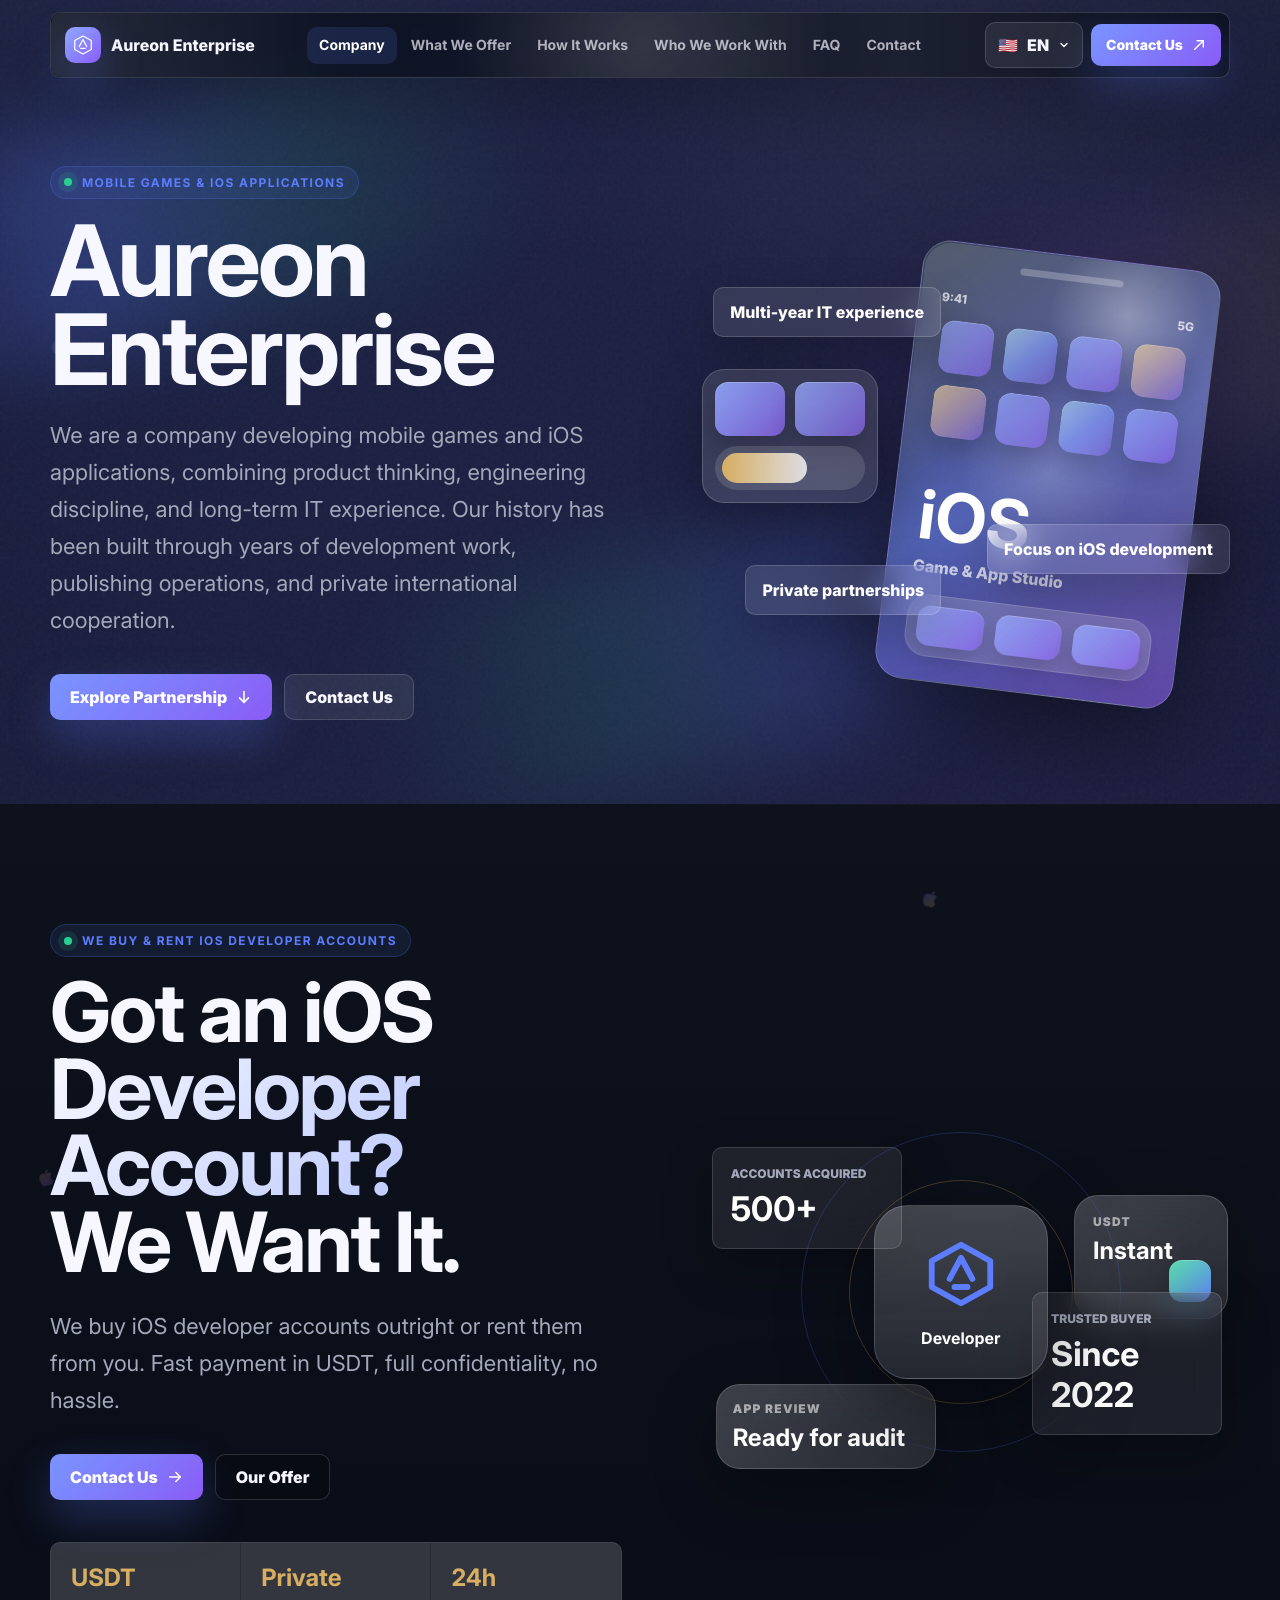
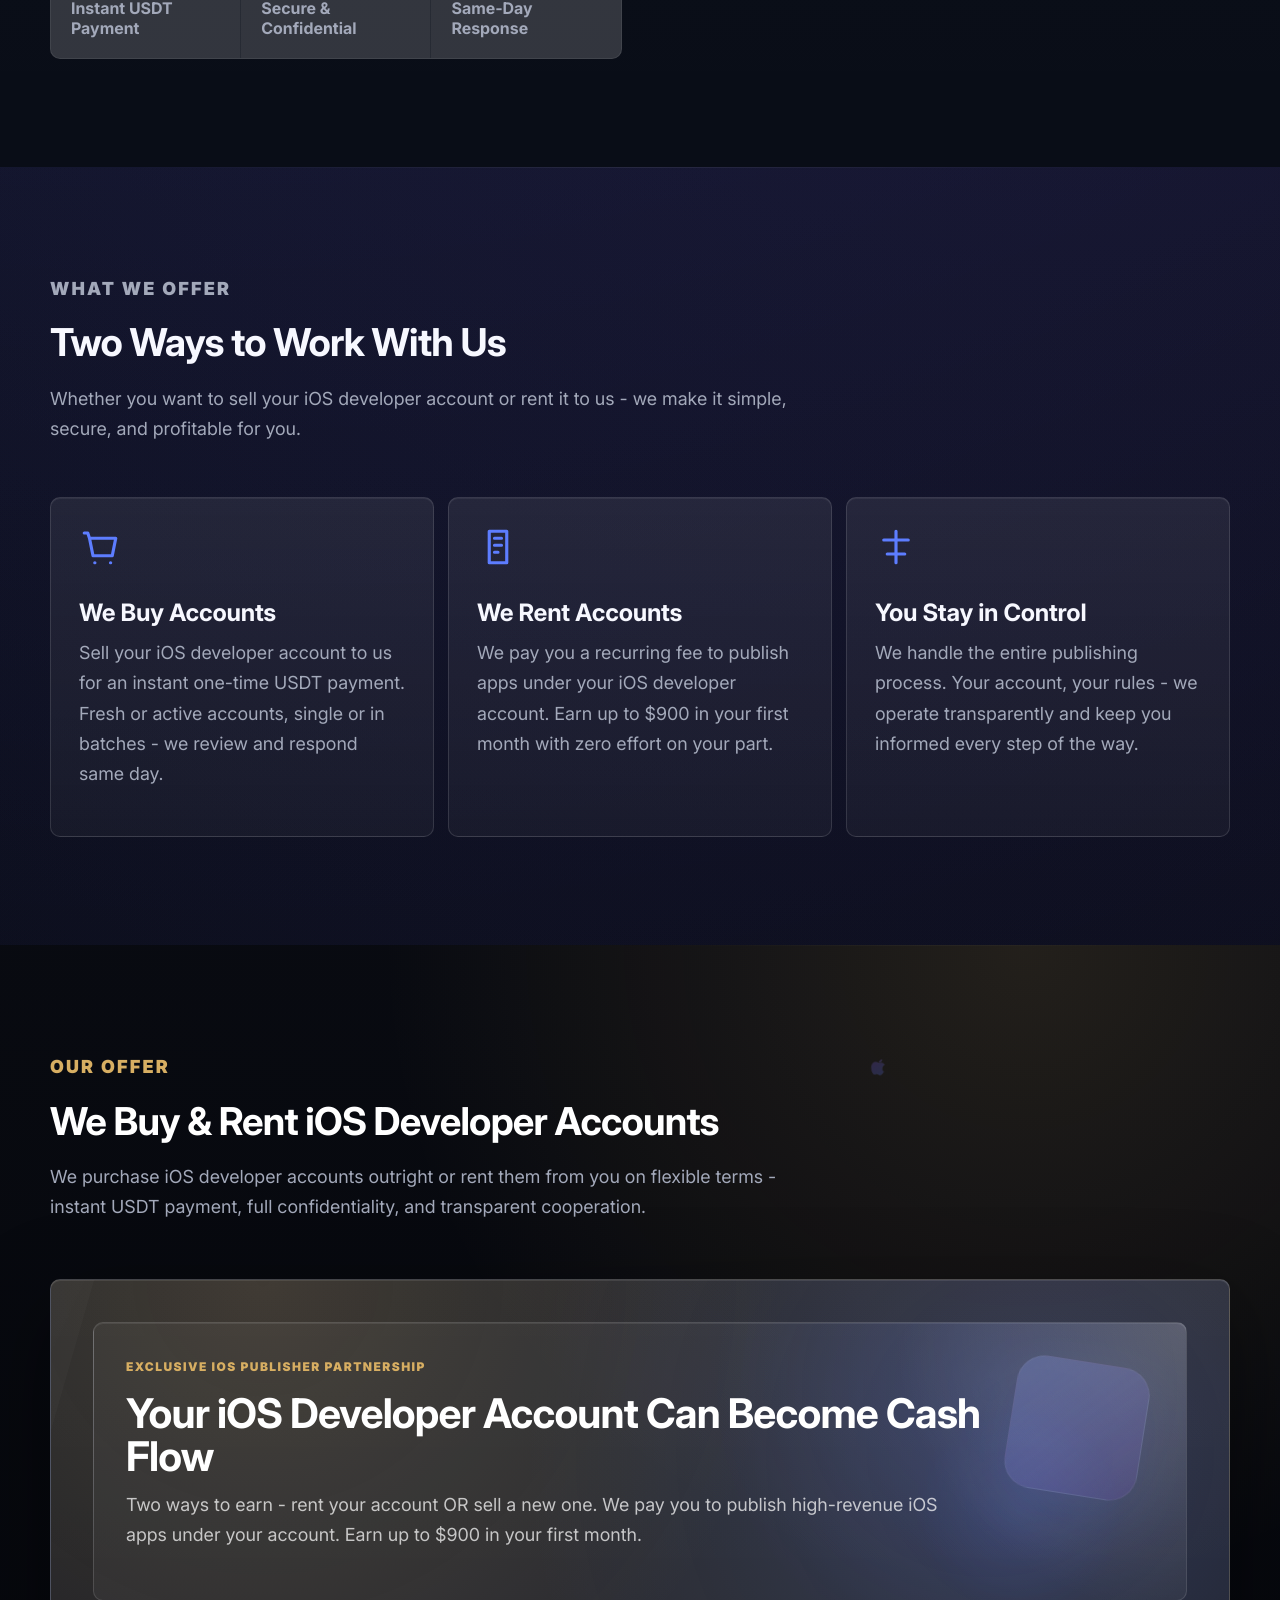
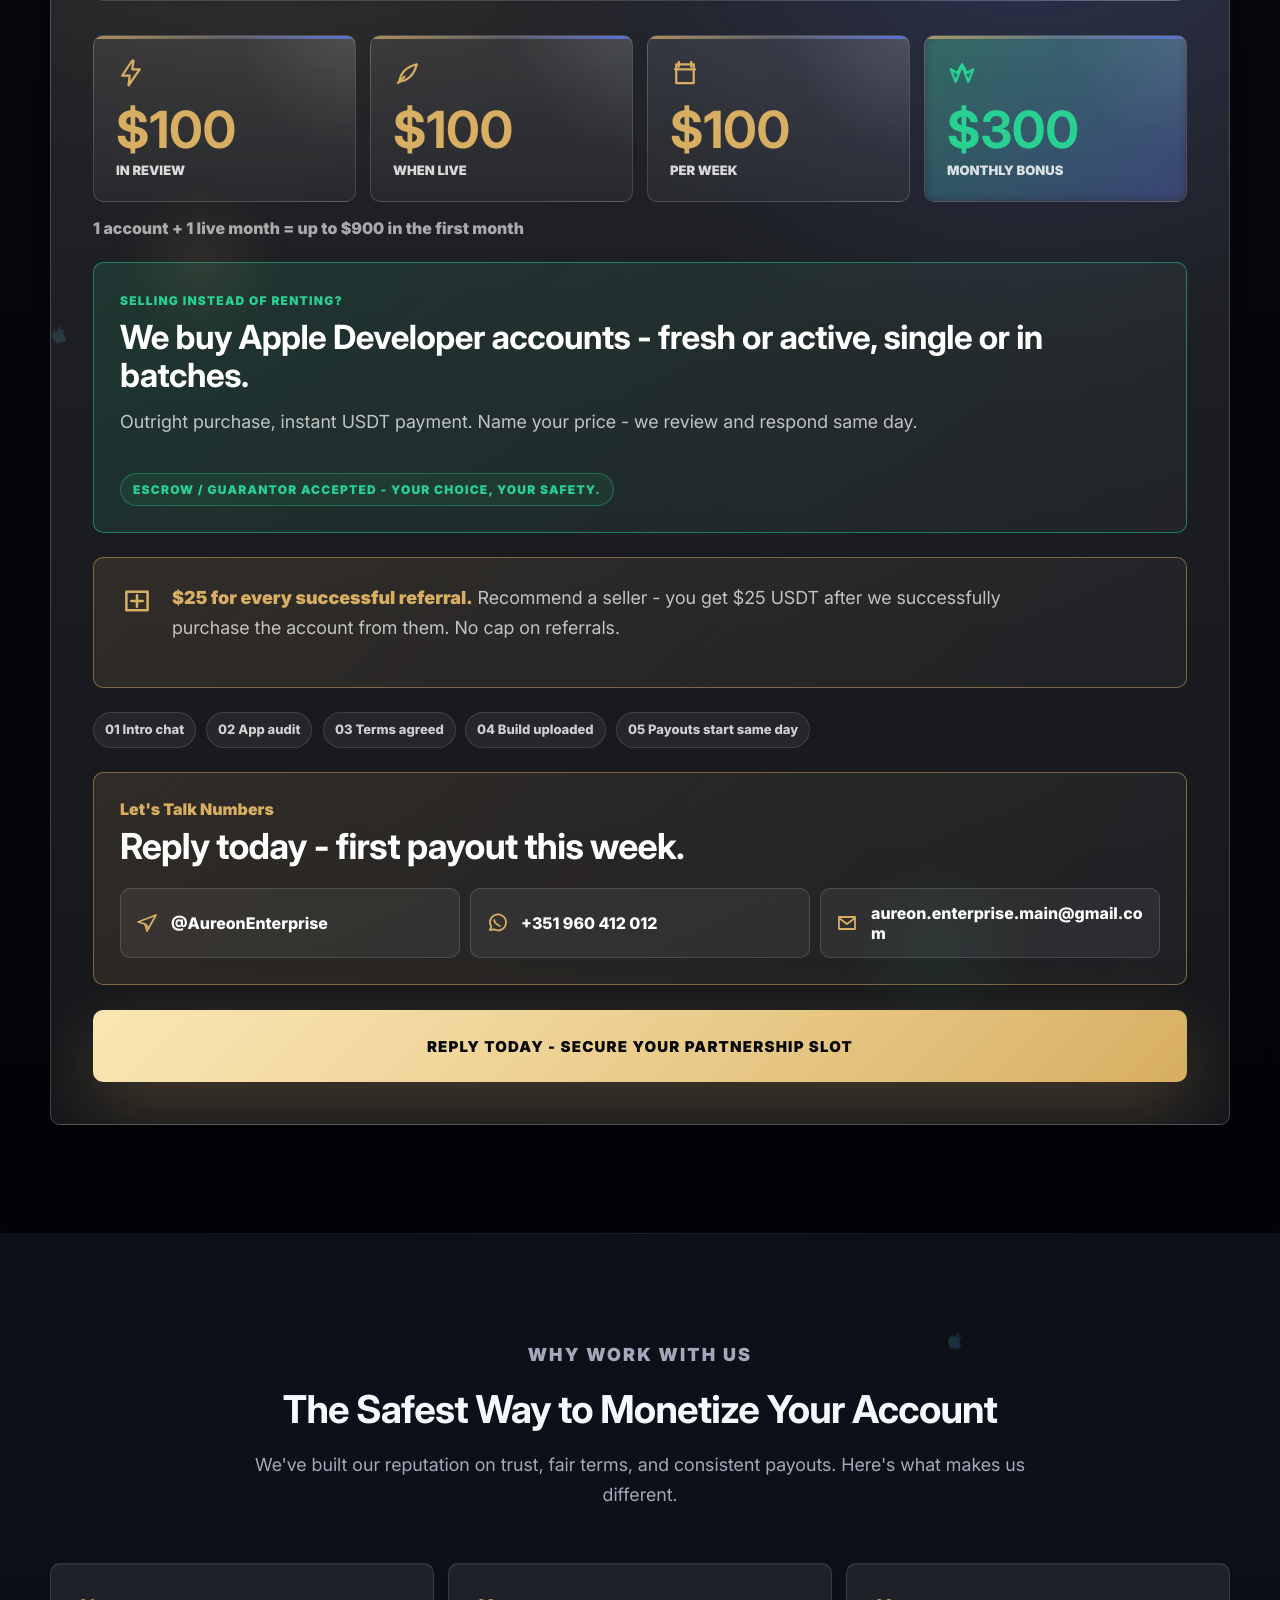
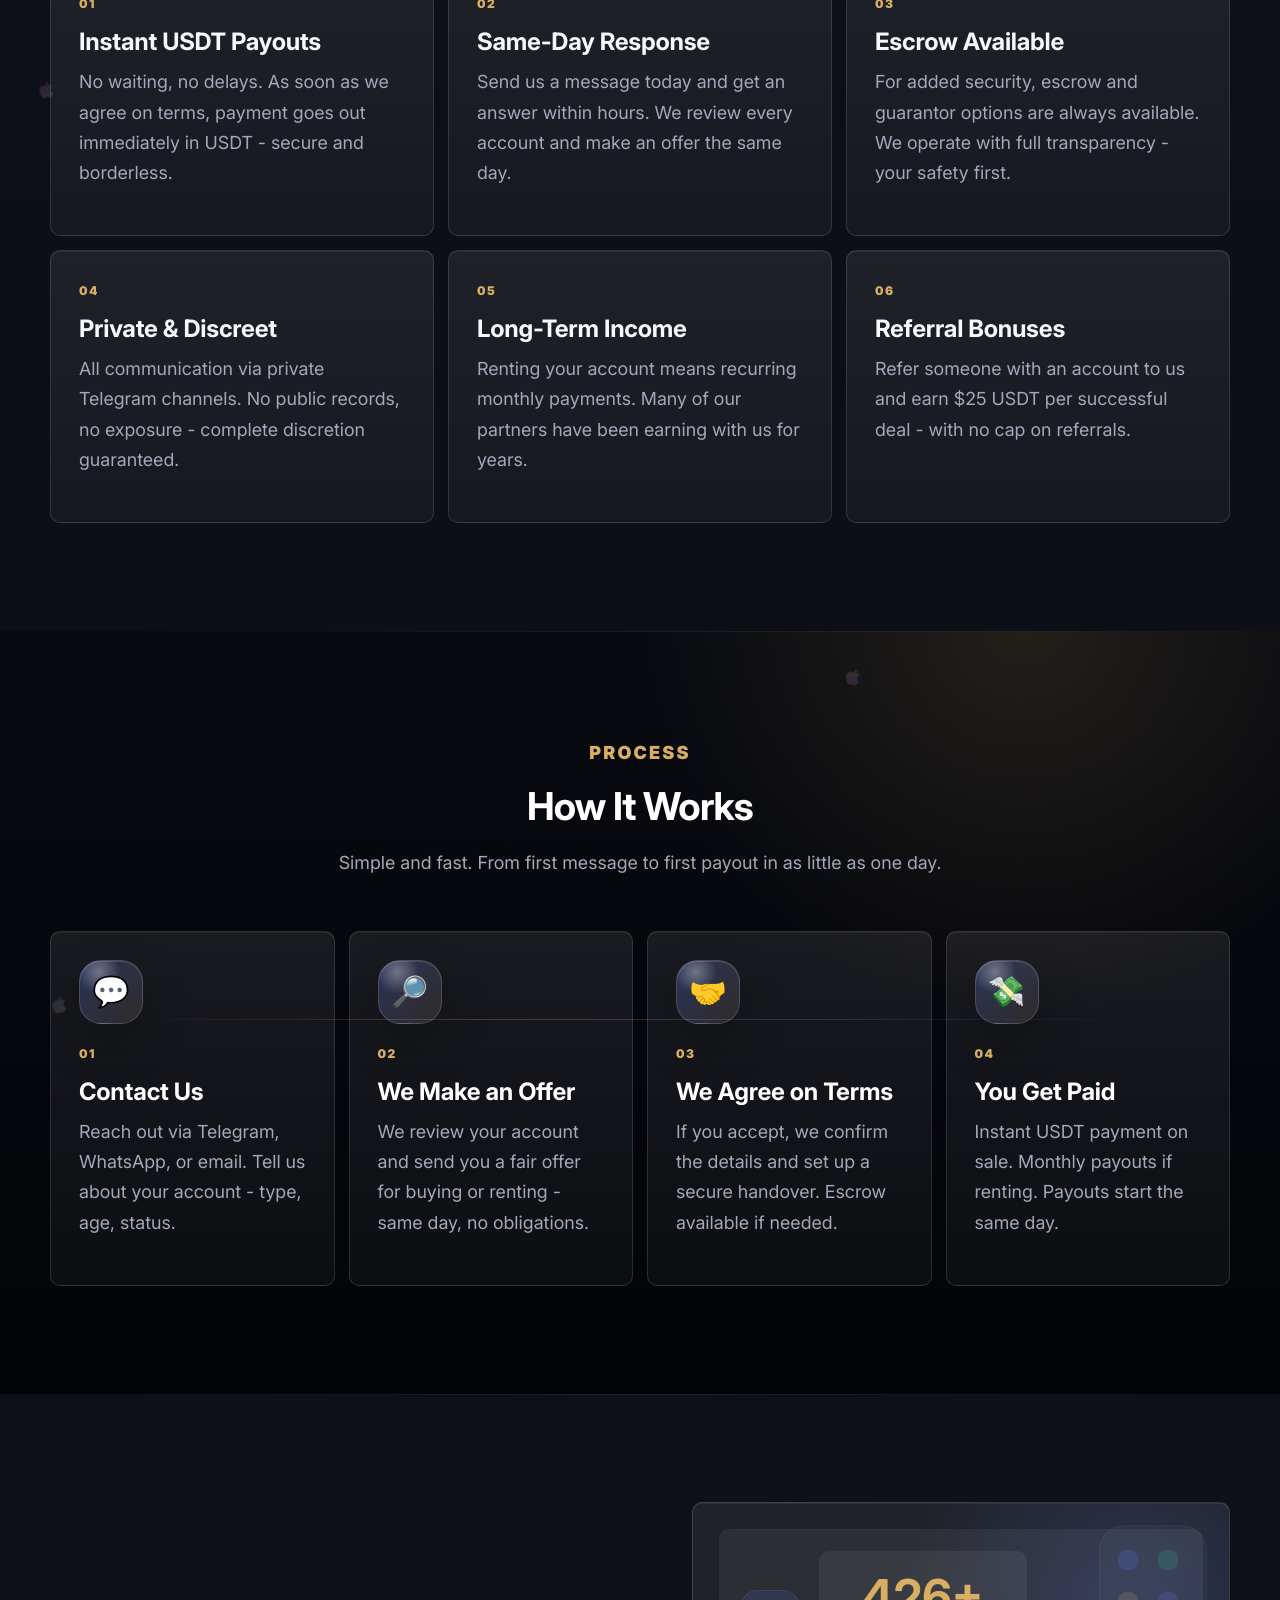
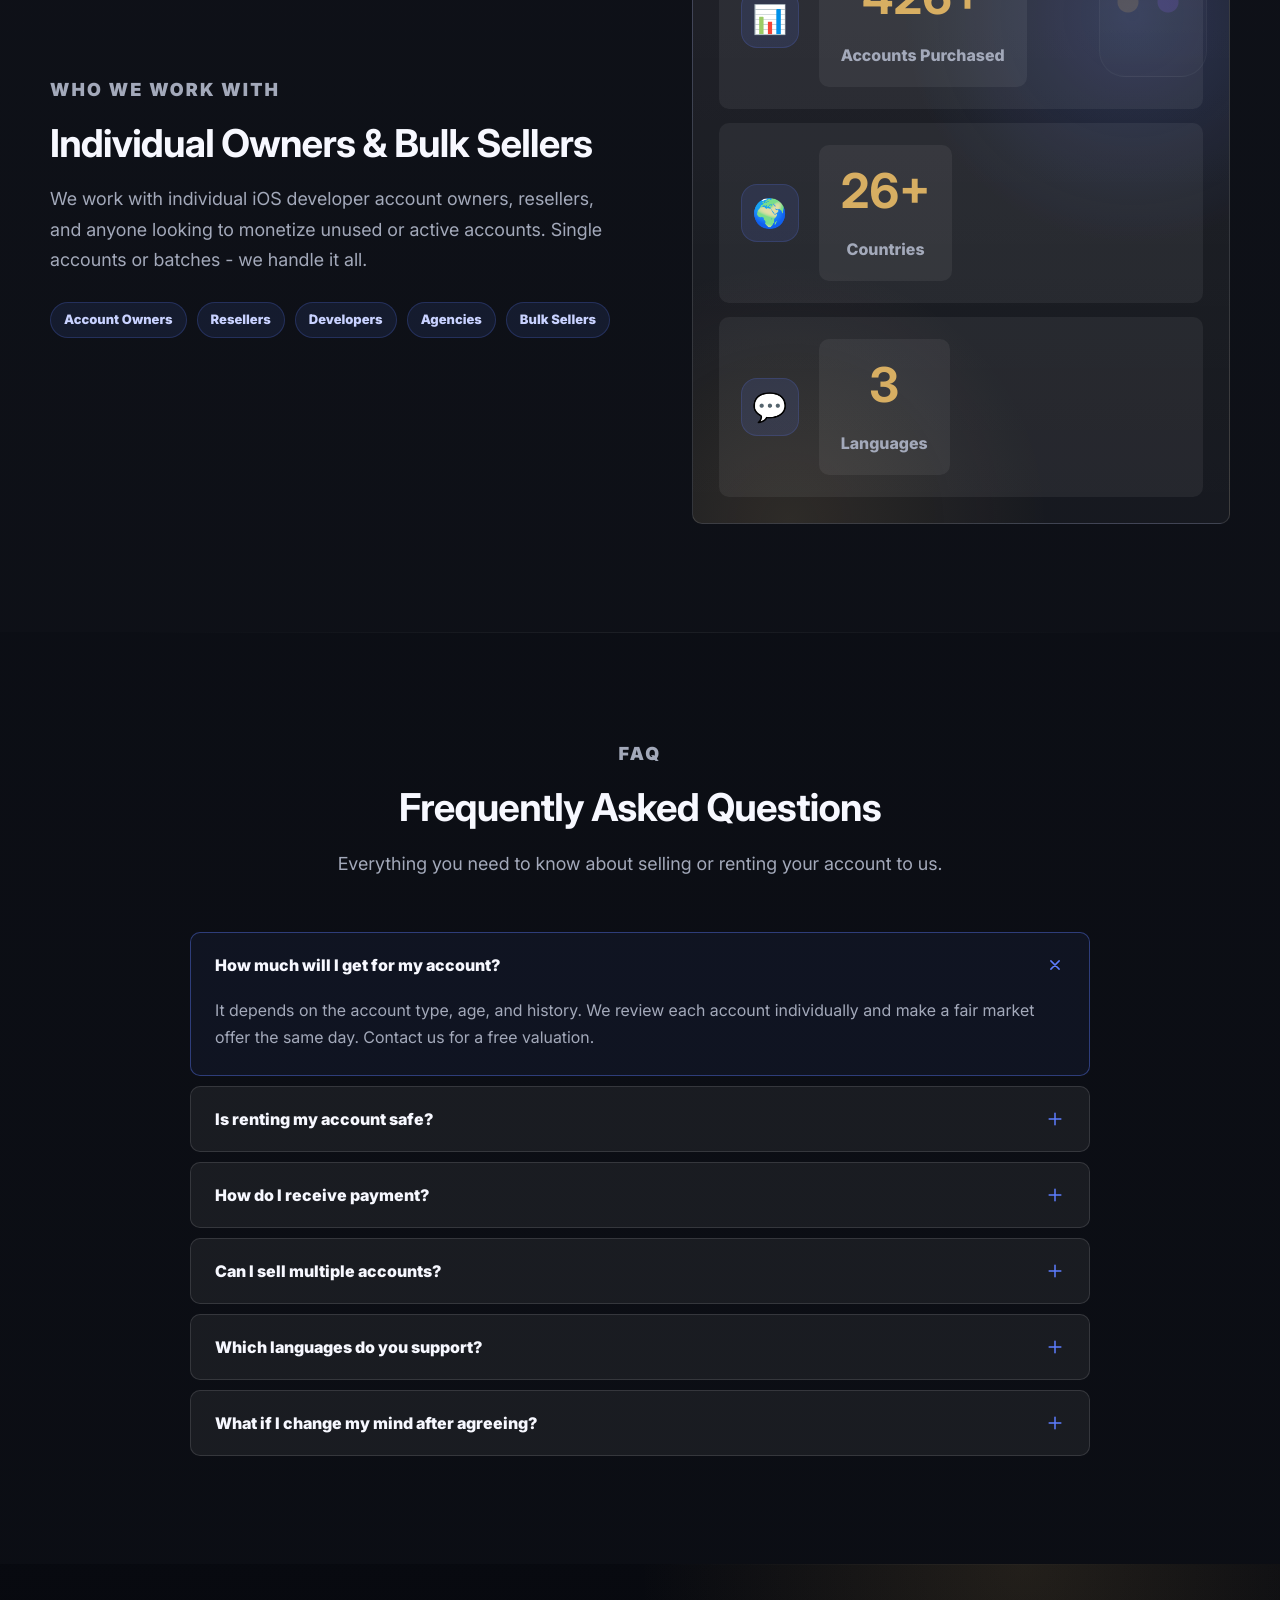
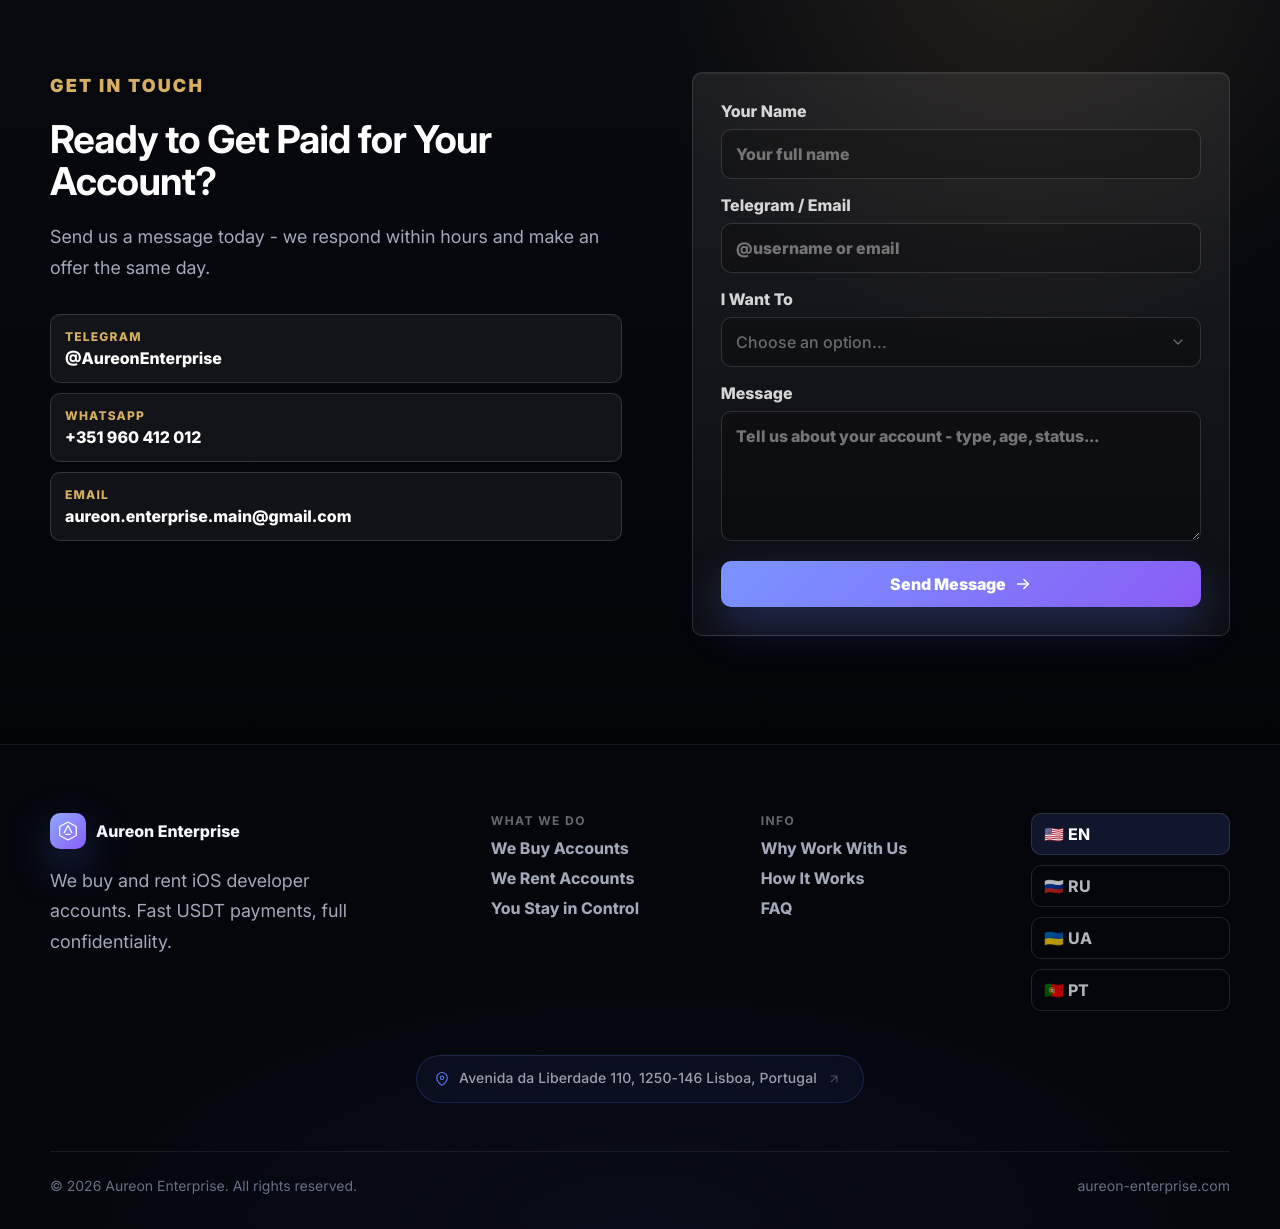
<file: index.html>
<!doctype html>
<html lang="en">
  <head>
    <meta charset="utf-8">
    <meta name="viewport" content="width=device-width, initial-scale=1">
    <meta name="theme-color" content="#05070d">
    <meta
      name="description"
      content="Aureon Enterprise buys and rents iOS Developer accounts with fast USDT payouts, private communication, and transparent long-term cooperation."
    >
    <meta name="keywords" content="Aureon Enterprise, iOS Developer accounts, rent iOS account, sell iOS developer account, USDT payouts, buy iOS developer account, Apple Developer account">
    <meta name="robots" content="index, follow">
    <meta name="google-site-verification" content="OjiePR57en2jdjxkJAt4dYyBC3iKLwvacbhcuY2llDo">
    <link rel="canonical" href="https://aureon-enterprise.com/">

    <!-- Open Graph -->
    <meta property="og:title" content="Aureon Enterprise - Buy & Rent iOS Developer Accounts">
    <meta
      property="og:description"
      content="Sell or rent your iOS Developer account to Aureon Enterprise. Fast USDT payouts, private cooperation, and same-day response."
    >
    <meta property="og:type" content="website">
    <meta property="og:url" content="https://aureon-enterprise.com/">
    <meta property="og:site_name" content="Aureon Enterprise">

    <!-- Twitter Card -->
    <meta name="twitter:card" content="summary">
    <meta name="twitter:title" content="Aureon Enterprise - Buy & Rent iOS Developer Accounts">
    <meta name="twitter:description" content="Sell or rent your iOS Developer account. Fast USDT payouts, full confidentiality, same-day response.">

    <title>Aureon Enterprise - Buy & Rent iOS Developer Accounts | USDT Payouts</title>

    <!-- Structured Data -->
    <script type="application/ld+json">
    {
      "@context": "https://schema.org",
      "@type": "Organization",
      "name": "Aureon Enterprise",
      "url": "https://aureon-enterprise.com",
      "description": "We buy and rent iOS Developer accounts with fast USDT payouts, full confidentiality, and same-day response.",
      "contactPoint": {
        "@type": "ContactPoint",
        "email": "aureon.enterprise.main@gmail.com",
        "contactType": "customer service",
        "availableLanguage": ["English", "Russian", "Ukrainian", "Portuguese"]
      },
      "sameAs": []
    }
    </script>
    <link rel="stylesheet" href="styles.css">
  </head>
  <body>
    <div id="scroll-progress" aria-hidden="true"></div>
    <canvas id="particle-canvas" aria-hidden="true"></canvas>
    <div class="cursor-dot" data-cursor-dot aria-hidden="true"></div>
    <div class="cursor-halo" data-cursor-halo aria-hidden="true"></div>
    <div class="page-spotlight" data-page-spotlight aria-hidden="true"></div>
    <a class="skip-link" href="#main" data-i18n="skip">Skip to content</a>

    <header class="site-header" data-header>
      <div class="shell header-inner">
        <a class="brand" href="#company" aria-label="Aureon Enterprise">
          <span class="brand-mark" aria-hidden="true">
            <svg viewBox="0 0 32 32">
              <path d="M16 3 28 9.5v13L16 29 4 22.5v-13L16 3Z"></path>
              <path d="M10.5 18.5 16 8l5.5 10.5M12.8 21h6.4"></path>
            </svg>
          </span>
          <span>Aureon Enterprise</span>
        </a>

        <nav class="desktop-nav" aria-label="Primary">
          <a href="#company" data-i18n="nav_company">Company</a>
          <a href="#services" data-i18n="nav_services">What We Offer</a>
          <a href="#how" data-i18n="nav_how">How It Works</a>
          <a href="#teams" data-i18n="nav_teams">Who We Work With</a>
          <a href="#faq" data-i18n="nav_faq">FAQ</a>
          <a href="#contact" data-i18n="nav_contact">Contact</a>
        </nav>

        <div class="header-actions">
          <div class="language" data-language>
            <button class="lang-toggle" type="button" data-lang-toggle aria-expanded="false" aria-label="Change language">
              <span data-current-flag>🇺🇸</span>
              <span data-current-label>EN</span>
              <svg viewBox="0 0 16 16" aria-hidden="true"><path d="M4 6l4 4 4-4"></path></svg>
            </button>
            <div class="lang-menu" data-lang-menu>
              <button type="button" data-lang="en"><span>🇺🇸</span> English</button>
              <button type="button" data-lang="ru"><span>🇷🇺</span> Русский</button>
              <button type="button" data-lang="uk"><span>🇺🇦</span> Українська</button>
              <button type="button" data-lang="pt"><span>🇵🇹</span> Português</button>
            </div>
          </div>
          <a class="button button-small" href="#contact">
            <span data-i18n="btn_contact">Contact Us</span>
            <svg viewBox="0 0 18 18" aria-hidden="true"><path d="M6.5 3.5h8v8"></path><path d="M14.5 3.5 3.5 14.5"></path></svg>
          </a>
          <button class="menu-toggle" type="button" data-menu-toggle aria-expanded="false" aria-label="Open menu">
            <svg viewBox="0 0 24 24" aria-hidden="true"><path d="M4 7h16M4 12h16M4 17h16"></path></svg>
          </button>
        </div>
      </div>

      <div class="mobile-menu" data-mobile-menu>
        <a href="#company" data-i18n="nav_company">Company</a>
        <a href="#services" data-i18n="nav_services">What We Offer</a>
        <a href="#how" data-i18n="nav_how">How It Works</a>
        <a href="#teams" data-i18n="nav_teams">Who We Work With</a>
        <a href="#faq" data-i18n="nav_faq">FAQ</a>
        <a href="#contact" data-i18n="nav_contact">Contact</a>
      </div>
    </header>

    <main id="main">
      <section class="company-hero" id="company" aria-labelledby="company-title">
        <div class="hero-noise" aria-hidden="true"></div>
        <div class="aurora-field" aria-hidden="true">
          <span class="aurora-ribbon ribbon-one"></span>
          <span class="aurora-ribbon ribbon-two"></span>
          <span class="aurora-ribbon ribbon-three"></span>
        </div>
        <div class="shell company-hero-inner">
          <div class="company-copy reveal">
            <p class="eyebrow"><span></span><strong data-i18n="company_badge">Mobile Games & iOS Applications</strong></p>
            <h1 id="company-title" data-i18n="company_title">Aureon Enterprise</h1>
            <p class="lead" data-i18n="company_text">
              We are a company developing mobile games and iOS applications, combining product thinking, engineering discipline, and long-term IT experience. Our history has been built through years of development work, publishing operations, and private international cooperation.
            </p>
            <div class="company-actions">
              <a class="button" href="#home">
                <span data-i18n="company_cta_primary">Explore Partnership</span>
                <svg viewBox="0 0 18 18" aria-hidden="true"><path d="M9 3v12"></path><path d="m4 10 5 5 5-5"></path></svg>
              </a>
              <a class="button button-ghost" href="#contact" data-i18n="btn_contact">Contact Us</a>
            </div>
          </div>

          <div class="company-visual reveal" aria-hidden="true">
            <div class="glass-device">
              <div class="device-top"></div>
              <div class="ios-status">
                <span>9:41</span>
                <span>5G</span>
              </div>
              <div class="ios-grid">
                <i></i><i></i><i></i><i></i>
                <i></i><i></i><i></i><i></i>
              </div>
              <strong>iOS</strong>
              <span>Game & App Studio</span>
              <div class="ios-dock">
                <i></i><i></i><i></i>
              </div>
            </div>
            <div class="ios-control">
              <div class="control-tile active"></div>
              <div class="control-tile"></div>
              <div class="control-slider"><span></span></div>
            </div>
            <div class="floating-panel panel-a">
              <span data-i18n="company_chip_1">Multi-year IT experience</span>
            </div>
            <div class="floating-panel panel-b">
              <span data-i18n="company_chip_2">Focus on iOS development</span>
            </div>
            <div class="floating-panel panel-c">
              <span data-i18n="company_chip_3">Private partnerships</span>
            </div>
          </div>
        </div>
      </section>

      <section class="account-hero" id="home" aria-labelledby="hero-title">
        <div class="shell hero-grid">
          <div class="hero-content reveal">
            <p class="eyebrow"><span></span><strong data-i18n="hero_badge">We Buy & Rent iOS Developer Accounts</strong></p>
            <h2 id="hero-title">
              <span data-i18n="hero_h1a">Got an iOS</span>
              <span class="gradient-text" data-i18n="hero_h1b">Developer Account?</span>
              <span data-i18n="hero_h1c">We Want It.</span>
            </h2>
            <p class="lead" data-i18n="hero_sub">We buy iOS developer accounts outright or rent them from you. Fast payment in USDT, full confidentiality, no hassle.</p>
            <div class="hero-actions">
              <a class="button" href="#contact">
                <span data-i18n="btn_contact">Contact Us</span>
                <svg viewBox="0 0 18 18" aria-hidden="true"><path d="M3 9h12"></path><path d="m10 4 5 5-5 5"></path></svg>
              </a>
              <a class="button button-ghost dark" href="#offer" data-i18n="promo_label">Our Offer</a>
            </div>
            <div class="trust-row">
              <div><strong>USDT</strong><span data-i18n="trust1">Instant USDT Payment</span></div>
              <div><strong>Private</strong><span data-i18n="trust2">Secure & Confidential</span></div>
              <div><strong>24h</strong><span data-i18n="trust3">Same-Day Response</span></div>
            </div>
          </div>

          <div class="hero-card-stack reveal" aria-hidden="true">
            <div class="metric-card top-card">
              <span data-i18n="fc_label">Accounts Acquired</span>
              <strong>500+</strong>
            </div>
            <div class="ios-wallet-card">
              <span>USDT</span>
              <strong data-i18n="wallet_instant">Instant</strong>
              <i></i>
            </div>
            <div class="developer-orbit">
              <div class="orbit-ring"></div>
              <div class="orbit-ring small"></div>
              <div class="developer-badge">
                <svg viewBox="0 0 24 24"><path d="M12 3 21 8v8l-9 5-9-5V8l9-5Z"></path><path d="M8.5 13.5 12 7l3.5 6.5M10 16h4"></path></svg>
                <strong>Developer</strong>
              </div>
            </div>
            <div class="metric-card bottom-card">
              <span data-i18n="vb_title">Trusted Buyer</span>
              <strong data-i18n="vb_sub">Since 2022</strong>
            </div>
            <div class="ios-notification">
              <span data-i18n="notif_label">App Review</span>
              <strong data-i18n="notif_status">Ready for audit</strong>
            </div>
          </div>
        </div>
      </section>

      <section class="services-section" id="services" aria-labelledby="services-title">
        <div class="shell">
          <div class="section-heading reveal">
            <p class="kicker" data-i18n="sec_label_services">What We Offer</p>
            <h2 id="services-title" data-i18n="sec_title_services">Two Ways to Work With Us</h2>
            <p data-i18n="sec_sub_services">Whether you want to sell your iOS developer account or rent it to us - we make it simple, secure, and profitable for you.</p>
          </div>

          <div class="services-grid">
            <article class="service-card reveal">
              <svg viewBox="0 0 24 24" aria-hidden="true"><path d="M6 7h15l-2 10H8L6 7ZM6 7 5 4H3"></path><path d="M9 21h.1M18 21h.1"></path></svg>
              <h3 data-i18n="svc1_title">We Buy Accounts</h3>
              <p data-i18n="svc1_text">Sell your iOS developer account to us for an instant one-time USDT payment. Fresh or active accounts, single or in batches - we review and respond same day.</p>
            </article>
            <article class="service-card reveal">
              <svg viewBox="0 0 24 24" aria-hidden="true"><path d="M7 3h10v18H7z"></path><path d="M10 7h4M10 11h4M10 15h2"></path></svg>
              <h3 data-i18n="svc2_title">We Rent Accounts</h3>
              <p data-i18n="svc2_text">We pay you a recurring fee to publish apps under your iOS developer account. Earn up to $900 in your first month with zero effort on your part.</p>
            </article>
            <article class="service-card reveal">
              <svg viewBox="0 0 24 24" aria-hidden="true"><path d="M12 3v18M5 8h14M7 16h10"></path></svg>
              <h3 data-i18n="svc3_title">You Stay in Control</h3>
              <p data-i18n="svc3_text">We handle the entire publishing process. Your account, your rules - we operate transparently and keep you informed every step of the way.</p>
            </article>
          </div>
        </div>
      </section>

      <section class="offer-section" id="offer" aria-labelledby="offer-title">
        <div class="shell">
          <div class="section-heading reveal">
            <p class="kicker gold" data-i18n="promo_label">Our Offer</p>
            <h2 id="offer-title" data-i18n="promo_title">We Buy & Rent iOS Developer Accounts</h2>
            <p data-i18n="promo_text">We purchase iOS developer accounts outright or rent them from you on flexible terms - instant USDT payment, full confidentiality, and transparent cooperation.</p>
          </div>

          <div class="offer-board reveal" data-offer-board>
            <span class="offer-orb offer-orb-a" data-offer-orb aria-hidden="true"></span>
            <span class="offer-orb offer-orb-b" data-offer-orb aria-hidden="true"></span>
            <span class="offer-orb offer-orb-c" data-offer-orb aria-hidden="true"></span>
            <div class="offer-main">
              <p class="offer-overline" data-i18n="offer_exclusive">Exclusive iOS Publisher Partnership</p>
              <h3 data-i18n="offer_cash_title">Your iOS Developer Account Can Become Cash Flow</h3>
              <p data-i18n="offer_cash_text">Two ways to earn - rent your account OR sell a new one. We pay you to publish high-revenue iOS apps under your account. Earn up to $900 in your first month.</p>
            </div>

            <div class="payout-grid">
              <div class="payout-card">
                <svg viewBox="0 0 24 24"><path d="m13 2-8 12h6l-1 8 9-13h-6l1-7Z"></path></svg>
                <strong>$100</strong><span data-i18n="payout_review">In Review</span>
              </div>
              <div class="payout-card">
                <svg viewBox="0 0 24 24"><path d="M5 19c7-1 12-6 14-14-8 2-13 7-14 14Z"></path><path d="M9 15 4 20"></path></svg>
                <strong>$100</strong><span data-i18n="payout_live">When Live</span>
              </div>
              <div class="payout-card">
                <svg viewBox="0 0 24 24"><path d="M7 3v4M17 3v4M4 9h16M5 5h14v15H5z"></path></svg>
                <strong>$100</strong><span data-i18n="payout_week">Per Week</span>
              </div>
              <div class="payout-card accent">
                <svg viewBox="0 0 24 24"><path d="m3 9 4 10 5-13 5 13 4-10-5 3-4-7-4 7-5-3Z"></path></svg>
                <strong>$300</strong><span data-i18n="payout_bonus">Monthly Bonus</span>
              </div>
            </div>

            <p class="formula" data-i18n="offer_formula">1 account + 1 live month = up to $900 in the first month</p>

            <div class="buyout-band">
              <span data-i18n="buyout_label">Selling instead of renting?</span>
              <h3 data-i18n="buyout_title">We buy Apple Developer accounts - fresh or active, single or in batches.</h3>
              <p data-i18n="buyout_text">Outright purchase, instant USDT payment. Name your price - we review and respond same day.</p>
              <strong data-i18n="buyout_safe">Escrow / guarantor accepted - your choice, your safety.</strong>
            </div>

            <div class="referral-row">
              <svg viewBox="0 0 24 24" aria-hidden="true"><path d="M8 12h8M12 8v8"></path><path d="M4.5 5.5h15v13h-15z"></path></svg>
              <p><strong data-i18n="ref_title">$25 for every successful referral.</strong> <span data-i18n="ref_text">Recommend a seller - you get $25 USDT after we successfully purchase the account from them. No cap on referrals.</span></p>
            </div>

            <div class="offer-steps" aria-label="Offer process">
              <span data-i18n="offer_step_1">01 Intro chat</span>
              <span data-i18n="offer_step_2">02 App audit</span>
              <span data-i18n="offer_step_3">03 Terms agreed</span>
              <span data-i18n="offer_step_4">04 Build uploaded</span>
              <span data-i18n="offer_step_5">05 Payouts start same day</span>
            </div>

            <div class="offer-contact-panel">
              <span data-i18n="lets_label">Let's Talk Numbers</span>
              <h3 data-i18n="lets_title">Reply today - first payout this week.</h3>
              <div class="offer-contact-links">
                <a href="https://t.me/AureonEnterprise" target="_blank" rel="noreferrer">
                  <svg viewBox="0 0 24 24"><path d="M21 4 3 11l7 2 2 7 9-16Z"></path><path d="m10 13 4 4"></path></svg>
                  @AureonEnterprise
                </a>
                <a href="https://wa.me/351960412012" target="_blank" rel="noreferrer">
                  <svg viewBox="0 0 24 24"><path d="M5 19 6.2 15.6A8 8 0 1 1 9 18.3L5 19Z"></path><path d="M9 9c1 3 3 5 6 6"></path></svg>
                  +351 960 412 012
                </a>
                <a href="mailto:aureon.enterprise.main@gmail.com">
                  <svg viewBox="0 0 24 24"><path d="M4 6h16v12H4z"></path><path d="m4 7 8 6 8-6"></path></svg>
                  aureon.enterprise.main@gmail.com
                </a>
              </div>
            </div>

            <a class="offer-final-cta" href="#contact" data-i18n="offer_final_cta">Reply today - secure your partnership slot</a>
          </div>
        </div>
      </section>

      <section class="why-section" id="why" aria-labelledby="why-title">
        <div class="shell">
          <div class="section-heading centered reveal">
            <p class="kicker" data-i18n="sec_label_why">Why Work With Us</p>
            <h2 id="why-title" data-i18n="sec_title_why">The Safest Way to Monetize Your Account</h2>
            <p data-i18n="sec_sub_why">We've built our reputation on trust, fair terms, and consistent payouts. Here's what makes us different.</p>
          </div>

          <div class="why-grid">
            <article class="why-card reveal"><span>01</span><h3 data-i18n="why1_title">Instant USDT Payouts</h3><p data-i18n="why1_text">No waiting, no delays. As soon as we agree on terms, payment goes out immediately in USDT - secure and borderless.</p></article>
            <article class="why-card reveal"><span>02</span><h3 data-i18n="why2_title">Same-Day Response</h3><p data-i18n="why2_text">Send us a message today and get an answer within hours. We review every account and make an offer the same day.</p></article>
            <article class="why-card reveal"><span>03</span><h3 data-i18n="why3_title">Escrow Available</h3><p data-i18n="why3_text">For added security, escrow and guarantor options are always available. We operate with full transparency - your safety first.</p></article>
            <article class="why-card reveal"><span>04</span><h3 data-i18n="why4_title">Private & Discreet</h3><p data-i18n="why4_text">All communication via private Telegram channels. No public records, no exposure - complete discretion guaranteed.</p></article>
            <article class="why-card reveal"><span>05</span><h3 data-i18n="why5_title">Long-Term Income</h3><p data-i18n="why5_text">Renting your account means recurring monthly payments. Many of our partners have been earning with us for years.</p></article>
            <article class="why-card reveal"><span>06</span><h3 data-i18n="why6_title">Referral Bonuses</h3><p data-i18n="why6_text">Refer someone with an account to us and earn $25 USDT per successful deal - with no cap on referrals.</p></article>
          </div>
        </div>
      </section>

      <section class="process-section" id="how" aria-labelledby="how-title">
        <div class="shell">
          <div class="section-heading centered reveal">
            <p class="kicker gold" data-i18n="sec_label_how">Process</p>
            <h2 id="how-title" data-i18n="sec_title_how">How It Works</h2>
            <p data-i18n="sec_sub_how">Simple and fast. From first message to first payout in as little as one day.</p>
          </div>
          <div class="steps-grid">
            <article class="step-card reveal"><div class="step-visual" aria-hidden="true">💬</div><span>01</span><h3 data-i18n="step1_title">Contact Us</h3><p data-i18n="step1_text">Reach out via Telegram, WhatsApp, or email. Tell us about your account - type, age, status.</p></article>
            <article class="step-card reveal"><div class="step-visual" aria-hidden="true">🔎</div><span>02</span><h3 data-i18n="step2_title">We Make an Offer</h3><p data-i18n="step2_text">We review your account and send you a fair offer for buying or renting - same day, no obligations.</p></article>
            <article class="step-card reveal"><div class="step-visual" aria-hidden="true">🤝</div><span>03</span><h3 data-i18n="step3_title">We Agree on Terms</h3><p data-i18n="step3_text">If you accept, we confirm the details and set up a secure handover. Escrow available if needed.</p></article>
            <article class="step-card reveal"><div class="step-visual" aria-hidden="true">💸</div><span>04</span><h3 data-i18n="step4_title">You Get Paid</h3><p data-i18n="step4_text">Instant USDT payment on sale. Monthly payouts if renting. Payouts start the same day.</p></article>
          </div>
        </div>
      </section>

      <section class="teams-section" id="teams" aria-labelledby="teams-title">
        <div class="shell teams-layout">
          <div class="section-heading reveal">
            <p class="kicker" data-i18n="sec_label_teams">Who We Work With</p>
            <h2 id="teams-title" data-i18n="sec_title_teams">Individual Owners & Bulk Sellers</h2>
            <p data-i18n="sec_text_teams">We work with individual iOS developer account owners, resellers, and anyone looking to monetize unused or active accounts. Single accounts or batches - we handle it all.</p>
            <div class="tag-list">
              <span data-i18n="tag1">Account Owners</span>
              <span data-i18n="tag2">Resellers</span>
              <span data-i18n="tag3">Developers</span>
              <span data-i18n="tag4">Agencies</span>
              <span data-i18n="tag5">Bulk Sellers</span>
            </div>
          </div>
          <div class="stats-panel reveal">
            <div><span class="stats-emoji">📊</span><div class="stats-text"><strong>500+</strong><span data-i18n="tsc1_label">Accounts Purchased</span></div></div>
            <div><span class="stats-emoji">🌍</span><div class="stats-text"><strong>30+</strong><span data-i18n="tsc2_label">Countries</span></div></div>
            <div><span class="stats-emoji">💬</span><div class="stats-text"><strong>4</strong><span data-i18n="tsc3_label">Languages</span></div></div>
          </div>
        </div>
      </section>

      <section class="faq-section" id="faq" aria-labelledby="faq-title">
        <div class="shell">
          <div class="section-heading centered reveal">
            <p class="kicker" data-i18n="sec_label_faq">FAQ</p>
            <h2 id="faq-title" data-i18n="sec_title_faq">Frequently Asked Questions</h2>
            <p data-i18n="sec_sub_faq">Everything you need to know about selling or renting your account to us.</p>
          </div>
          <div class="faq-grid" data-faq-grid></div>
        </div>
      </section>

      <section class="contact-section" id="contact" aria-labelledby="contact-title">
        <div class="shell contact-layout">
          <div class="contact-copy reveal">
            <p class="kicker gold" data-i18n="sec_label_contact">Get In Touch</p>
            <h2 id="contact-title" data-i18n="sec_title_contact">Ready to Get Paid for Your Account?</h2>
            <p data-i18n="sec_sub_contact">Send us a message today - we respond within hours and make an offer the same day.</p>
            <div class="direct-links">
              <a href="https://t.me/AureonEnterprise" target="_blank" rel="noreferrer"><span>Telegram</span>@AureonEnterprise</a>
              <a href="https://wa.me/351960412012" target="_blank" rel="noreferrer"><span>WhatsApp</span>+351 960 412 012</a>
              <a href="mailto:aureon.enterprise.main@gmail.com"><span>Email</span>aureon.enterprise.main@gmail.com</a>
            </div>
          </div>

          <form class="contact-form reveal" data-contact-form>
            <label>
              <span data-i18n="form_name">Your Name</span>
              <input name="name" type="text" data-placeholder="form_name_ph" placeholder="Your full name" required>
            </label>
            <label>
              <span data-i18n="form_contact">Telegram / Email</span>
              <input name="contact" type="text" data-placeholder="form_contact_ph" placeholder="@username or email" required>
            </label>
            <label>
              <span data-i18n="form_service">I Want To</span>
              <div class="custom-select" data-custom-select>
                <input type="hidden" name="service">
                <button type="button" class="custom-select-btn" aria-haspopup="listbox" aria-expanded="false">
                  <span class="custom-select-val" data-i18n="form_service_ph">Choose an option…</span>
                  <svg class="custom-select-chevron" width="16" height="16" viewBox="0 0 24 24" fill="none" stroke="currentColor" stroke-width="2.5" stroke-linecap="round" stroke-linejoin="round" aria-hidden="true">
                    <path d="M6 9l6 6 6-6"/>
                  </svg>
                </button>
                <ul class="custom-select-list" role="listbox">
                  <li role="option" tabindex="-1" data-value="sell"      data-i18n="form_service_buy">Sell My Account</li>
                  <li role="option" tabindex="-1" data-value="rent"      data-i18n="form_service_rent">Rent My Account to You</li>
                  <li role="option" tabindex="-1" data-value="valuation" data-i18n="form_service_consult">Get a Free Valuation</li>
                  <li role="option" tabindex="-1" data-value="referral"  data-i18n="form_service_sell">Refer Someone</li>
                </ul>
              </div>
            </label>
            <label>
              <span data-i18n="form_msg">Message</span>
              <textarea name="message" rows="5" data-placeholder="form_msg_ph" placeholder="Tell us about your account - type, age, status..."></textarea>
            </label>
            <button class="button form-submit" type="submit">
              <span data-i18n="form_submit">Send Message</span>
              <svg viewBox="0 0 18 18" aria-hidden="true"><path d="M3 9h12"></path><path d="m10 4 5 5-5 5"></path></svg>
            </button>
          </form>
        </div>
      </section>
    </main>

    <footer class="site-footer">
      <div class="shell footer-grid">
        <div>
          <a class="brand" href="#company" aria-label="Aureon Enterprise">
            <span class="brand-mark" aria-hidden="true">
              <svg viewBox="0 0 32 32"><path d="M16 3 28 9.5v13L16 29 4 22.5v-13L16 3Z"></path><path d="M10.5 18.5 16 8l5.5 10.5M12.8 21h6.4"></path></svg>
            </span>
            <span>Aureon Enterprise</span>
          </a>
          <p data-i18n="footer_brand_text">We buy and rent iOS developer accounts. Fast USDT payments, full confidentiality.</p>
        </div>
        <div class="footer-links">
          <strong data-i18n="footer_col1_title">What We Do</strong>
          <a href="#services" data-i18n="svc1_title">We Buy Accounts</a>
          <a href="#services" data-i18n="svc2_title">We Rent Accounts</a>
          <a href="#services" data-i18n="svc3_title">You Stay in Control</a>
        </div>
        <div class="footer-links">
          <strong data-i18n="footer_col2_title">Info</strong>
          <a href="#why" data-i18n="footer_why">Why Work With Us</a>
          <a href="#how" data-i18n="nav_how">How It Works</a>
          <a href="#faq" data-i18n="nav_faq">FAQ</a>
        </div>
        <div class="footer-langs">
          <button type="button" data-lang="en">🇺🇸 EN</button>
          <button type="button" data-lang="ru">🇷🇺 RU</button>
          <button type="button" data-lang="uk">🇺🇦 UA</button>
          <button type="button" data-lang="pt">🇵🇹 PT</button>
        </div>
      </div>
      <div class="shell footer-location-wrap">
        <a
          href="https://maps.app.goo.gl/ntqJYZsmg2inyDsQ7"
          target="_blank"
          rel="noopener noreferrer"
          class="footer-location-link"
          aria-label="View office on Google Maps"
        >
          <span class="footer-location-pin" aria-hidden="true">
            <svg width="18" height="18" viewBox="0 0 24 24" fill="none" stroke="currentColor" stroke-width="2" stroke-linecap="round" stroke-linejoin="round">
              <path d="M21 10c0 7-9 13-9 13S3 17 3 10a9 9 0 0 1 18 0z"/>
              <circle cx="12" cy="10" r="3"/>
            </svg>
          </span>
          <span class="footer-location-text">Avenida da Liberdade 110, 1250-146 Lisboa, Portugal</span>
          <span class="footer-location-arrow" aria-hidden="true">
            <svg width="14" height="14" viewBox="0 0 24 24" fill="none" stroke="currentColor" stroke-width="2.5" stroke-linecap="round" stroke-linejoin="round">
              <path d="M7 17L17 7M7 7h10v10"/>
            </svg>
          </span>
        </a>
      </div>
      <div class="shell footer-bottom">
        <span data-i18n="footer_copy">© 2026 Aureon Enterprise. All rights reserved.</span>
        <span>aureon-enterprise.com</span>
      </div>
    </footer>

    <script src="app.js"></script>
  </body>
</html>
</file>
<file: styles.css>
@import url('https://fonts.googleapis.com/css2?family=Inter:wght@400;500;600;700;800;900&display=swap');

:root {
  --bg: #05070d;
  --bg-soft: #090d17;
  --panel: rgba(255, 255, 255, 0.065);
  --panel-strong: rgba(255, 255, 255, 0.105);
  --line: rgba(255, 255, 255, 0.12);
  --line-strong: rgba(255, 255, 255, 0.2);
  --text: #f7f8ff;
  --muted: #a3a9ba;
  --muted-2: #687083;
  --blue: #5d7dff;
  --violet: #8b5cf6;
  --gold: #d7ae62;
  --green: #28d192;
  --danger: #ff7171;
  --radius: 10px;
  --mx: 50%;
  --my: 50%;
  --shadow: 0 28px 90px rgba(0, 0, 0, 0.42);
  color-scheme: dark;
}

* {
  box-sizing: border-box;
}

html {
  scroll-behavior: smooth;
  scroll-padding-top: 100px;
  background: var(--bg);
}

body {
  margin: 0;
  font-family: 'Inter', -apple-system, BlinkMacSystemFont, "SF Pro Display", "SF Pro Text", "Segoe UI", sans-serif;
  color: var(--text);
  background:
    radial-gradient(circle at 20% 0%, rgba(93, 125, 255, 0.18), transparent 34%),
    radial-gradient(circle at 82% 12%, rgba(139, 92, 246, 0.12), transparent 28%),
    linear-gradient(180deg, #05070d 0%, #070a12 40%, #05070d 100%);
  overflow-x: hidden;
  text-rendering: geometricPrecision;
}

@media (pointer: fine) {
  body.cursor-enabled,
  body.cursor-enabled a,
  body.cursor-enabled button,
  body.cursor-enabled input,
  body.cursor-enabled select,
  body.cursor-enabled textarea {
    cursor: none;
  }
}

body::before {
  content: "";
  position: fixed;
  inset: 0;
  z-index: -2;
  background-image:
    linear-gradient(rgba(255, 255, 255, 0.045) 1px, transparent 1px),
    linear-gradient(90deg, rgba(255, 255, 255, 0.045) 1px, transparent 1px);
  background-size: 72px 72px;
  mask-image: linear-gradient(180deg, black, transparent 82%);
}

body::after {
  content: "";
  position: fixed;
  inset: 0;
  z-index: -1;
  pointer-events: none;
  background: linear-gradient(180deg, rgba(5, 7, 13, 0), rgba(5, 7, 13, 0.8));
}

.cursor-dot,
.cursor-halo,
.page-spotlight {
  position: fixed;
  pointer-events: none;
  z-index: 10000;
  opacity: 0;
}

.cursor-dot {
  width: 9px;
  height: 9px;
  left: 0;
  top: 0;
  border-radius: 999px;
  background: #fff;
  box-shadow: 0 0 14px rgba(255, 255, 255, 0.76);
  transform: translate3d(-50%, -50%, 0);
  transition: width 0.18s ease, height 0.18s ease, opacity 0.18s ease, background 0.18s ease;
  mix-blend-mode: difference;
  will-change: transform;
}

.cursor-halo {
  width: 220px;
  height: 220px;
  left: 0;
  top: 0;
  z-index: 9999;
  border-radius: 50%;
  background:
    radial-gradient(circle, rgba(255, 255, 255, 0.18) 0%, rgba(93, 125, 255, 0.14) 28%, rgba(139, 92, 246, 0.08) 48%, transparent 70%);
  transform: translate3d(-50%, -50%, 0);
  filter: blur(0.5px);
  /* transform lag via CSS compositor — very short so it doesn't "stick" on nav items */
  transition: opacity 0.2s ease, width 0.18s ease, height 0.18s ease,
              transform 0.06s linear;
  mix-blend-mode: normal;
  will-change: transform;
}

.page-spotlight {
  inset: 0;
  z-index: -1;
  opacity: 0.9;
  background: radial-gradient(circle 440px at var(--mx) var(--my), rgba(93, 125, 255, 0.1), transparent 64%);
}

body.cursor-ready .cursor-dot,
body.cursor-ready .cursor-halo {
  opacity: 1;
}

body.cursor-active .cursor-dot {
  width: 16px;
  height: 16px;
  background: rgba(255, 255, 255, 0.82);
}

body.cursor-active .cursor-halo {
  /* Smaller delta (220→260 instead of 220→280) + faster size transition
     so it doesn't visually "linger" over the previous nav item */
  width: 260px;
  height: 260px;
  opacity: 0.65;
}

a {
  color: inherit;
  text-decoration: none;
}

button,
input,
select,
textarea {
  font: inherit;
}

button {
  cursor: pointer;
}

svg {
  width: 1em;
  height: 1em;
  fill: none;
  stroke: currentColor;
  stroke-linecap: round;
  stroke-linejoin: round;
  stroke-width: 1.8;
}

.shell {
  width: min(1180px, calc(100% - 40px));
  margin: 0 auto;
}

.skip-link {
  position: fixed;
  top: 12px;
  left: 12px;
  z-index: 1000;
  padding: 10px 14px;
  border-radius: var(--radius);
  background: white;
  color: #05070d;
  transform: translateY(-150%);
}

.skip-link:focus {
  transform: translateY(0);
}

.site-header {
  position: fixed;
  top: 12px;
  left: 0;
  right: 0;
  z-index: 100;
  pointer-events: auto;
}

.header-inner,
.mobile-menu {
  pointer-events: auto;
  border: 1px solid rgba(255, 255, 255, 0.16);
  background: rgba(9, 13, 23, 0.72);
  backdrop-filter: blur(26px) saturate(1.25);
  box-shadow: 0 22px 70px rgba(0, 0, 0, 0.28);
}

.header-inner {
  position: relative;
  isolation: isolate;
  min-height: 66px;
  display: flex;
  align-items: center;
  justify-content: space-between;
  gap: 18px;
  padding: 8px 8px 8px 14px;
  border-radius: var(--radius);
  overflow: visible;
}

.header-inner::before {
  content: "";
  position: absolute;
  inset: 0;
  border-radius: inherit;
  background:
    linear-gradient(90deg, rgba(255, 255, 255, 0.14), transparent 26%, rgba(255, 255, 255, 0.08) 72%, transparent),
    radial-gradient(circle at var(--mx) var(--my), rgba(255, 255, 255, 0.18), transparent 32%);
  clip-path: inset(0 round var(--radius));
  opacity: 0.7;
  pointer-events: none;
}

.header-inner > * {
  position: relative;
  z-index: 2;
}

.brand {
  display: inline-flex;
  align-items: center;
  gap: 10px;
  font-weight: 800;
  letter-spacing: 0;
  white-space: nowrap;
}

.brand-mark {
  width: 36px;
  height: 36px;
  display: grid;
  place-items: center;
  border-radius: var(--radius);
  color: white;
  background:
    linear-gradient(135deg, rgba(255, 255, 255, 0.32), rgba(255, 255, 255, 0)),
    linear-gradient(135deg, var(--blue), var(--violet));
  box-shadow: 0 16px 44px rgba(93, 125, 255, 0.34);
}

.brand-mark svg {
  width: 22px;
  height: 22px;
}

.desktop-nav {
  display: flex;
  align-items: center;
  gap: 2px;
}

.desktop-nav a,
.mobile-menu a {
  color: rgba(247, 248, 255, 0.68);
  font-size: 14px;
  font-weight: 700;
  padding: 10px 12px;
  border-radius: var(--radius);
  transition: color 0.2s ease, background 0.2s ease;
}

.desktop-nav a:hover,
.mobile-menu a:hover {
  color: white;
  background: rgba(255, 255, 255, 0.08);
}

.header-actions {
  display: flex;
  align-items: center;
  gap: 8px;
}

.button,
.lang-toggle,
.menu-toggle {
  position: relative;
  overflow: hidden;
  min-height: 46px;
  display: inline-flex;
  align-items: center;
  justify-content: center;
  gap: 9px;
  border: 0;
  border-radius: var(--radius);
  font-weight: 850;
  color: white;
  background:
    linear-gradient(135deg, rgba(255, 255, 255, 0.18), rgba(255, 255, 255, 0)),
    linear-gradient(135deg, var(--blue), var(--violet));
  box-shadow: 0 18px 44px rgba(93, 125, 255, 0.28);
  transition: transform 0.2s ease, box-shadow 0.2s ease, border-color 0.2s ease, background 0.2s ease;
}

.button::before,
.lang-toggle::before,
.menu-toggle::before {
  content: "";
  position: absolute;
  inset: -1px;
  background: linear-gradient(115deg, transparent 0%, rgba(255, 255, 255, 0.24) 42%, transparent 70%);
  transform: translateX(-120%);
  transition: transform 0.55s ease;
}

.button:hover::before,
.lang-toggle:hover::before,
.menu-toggle:hover::before {
  transform: translateX(120%);
}

.button > *,
.lang-toggle > *,
.menu-toggle > * {
  position: relative;
  z-index: 1;
}

.button {
  padding: 0 20px;
}

.button:hover,
.lang-toggle:hover,
.menu-toggle:hover {
  transform: translateY(-2px);
  box-shadow: 0 24px 58px rgba(93, 125, 255, 0.36);
}

.button-small {
  min-height: 42px;
  padding: 0 15px;
  font-size: 14px;
}

.button-ghost {
  color: var(--text);
  background: rgba(255, 255, 255, 0.08);
  border: 1px solid rgba(255, 255, 255, 0.14);
  box-shadow: none;
}

.button-ghost.dark {
  background: rgba(5, 7, 13, 0.34);
}

.language {
  position: relative;
  z-index: 40;
}

.lang-toggle,
.menu-toggle {
  padding: 0 12px;
  color: var(--text);
  background: rgba(255, 255, 255, 0.08);
  border: 1px solid rgba(255, 255, 255, 0.14);
  box-shadow: none;
}

.lang-toggle svg {
  width: 12px;
  transition: transform 0.2s ease;
}

.language.open .lang-toggle svg {
  transform: rotate(180deg);
}

.lang-menu {
  position: absolute;
  top: calc(100% + 10px);
  right: 0;
  z-index: 300;
  width: 188px;
  padding: 6px;
  border: 1px solid var(--line);
  border-radius: var(--radius);
  background: rgba(9, 13, 23, 0.94);
  backdrop-filter: blur(24px);
  box-shadow: var(--shadow);
  opacity: 0;
  pointer-events: none;
  transform: translateY(-6px);
  transform-origin: top right;
  transition: opacity 0.2s ease, transform 0.2s ease;
}

.language.open .lang-menu {
  opacity: 1;
  pointer-events: auto;
  transform: translateY(0);
}

.lang-menu button,
.footer-langs button {
  width: 100%;
  border: 0;
  border-radius: var(--radius);
  color: rgba(247, 248, 255, 0.72);
  background: transparent;
  display: flex;
  align-items: center;
  gap: 10px;
  padding: 10px 12px;
  text-align: left;
  font-weight: 750;
}

.lang-menu button:hover,
.lang-menu button.active,
.footer-langs button:hover,
.footer-langs button.active {
  color: white;
  background: rgba(93, 125, 255, 0.14);
}

.menu-toggle {
  display: none;
  width: 42px;
  padding: 0;
}

.mobile-menu {
  display: none;
  width: min(1180px, calc(100% - 40px));
  margin: 8px auto 0;
  padding: 8px;
  border-radius: var(--radius);
}

.mobile-menu.open {
  display: grid;
}

section {
  position: relative;
  padding: 108px 0;
  scroll-margin-top: 104px;
}

.company-hero {
  min-height: calc(100svh - 96px);
  display: grid;
  align-items: center;
  padding: 108px 0 26px;
  overflow: hidden;
}

.company-hero::before,
.account-hero::before,
.offer-section::before,
.contact-section::before {
  content: "";
  position: absolute;
  inset: 0;
  pointer-events: none;
  background:
    radial-gradient(circle at 72% 18%, rgba(255, 255, 255, 0.06), transparent 30%),
    linear-gradient(180deg, rgba(255, 255, 255, 0.035), transparent 36%);
  opacity: 0.62;
}

.hero-noise {
  position: absolute;
  inset: 0;
  opacity: 0.25;
  pointer-events: none;
  background-image: url("data:image/svg+xml,%3Csvg viewBox='0 0 256 256' xmlns='http://www.w3.org/2000/svg'%3E%3Cfilter id='n'%3E%3CfeTurbulence type='fractalNoise' baseFrequency='0.85' numOctaves='3' stitchTiles='stitch'/%3E%3C/filter%3E%3Crect width='100%25' height='100%25' filter='url(%23n)' opacity='0.18'/%3E%3C/svg%3E");
}

.aurora-field {
  position: absolute;
  inset: 0;
  overflow: hidden;
  pointer-events: none;
}

.aurora-ribbon {
  position: absolute;
  width: 54vw;
  height: 18vw;
  min-width: 520px;
  min-height: 180px;
  border-radius: 999px;
  filter: blur(42px);
  opacity: 0.34;
  transform: rotate(-14deg);
  animation: auroraDrift 13s ease-in-out infinite;
}

.ribbon-one {
  left: -12%;
  top: 12%;
  background: linear-gradient(90deg, rgba(93, 125, 255, 0), rgba(93, 125, 255, 0.82), rgba(40, 209, 146, 0.34), rgba(93, 125, 255, 0));
}

.ribbon-two {
  right: -18%;
  top: 28%;
  animation-delay: -4s;
  background: linear-gradient(90deg, rgba(139, 92, 246, 0), rgba(139, 92, 246, 0.72), rgba(215, 174, 98, 0.28), rgba(139, 92, 246, 0));
}

.ribbon-three {
  left: 28%;
  bottom: 4%;
  animation-delay: -8s;
  background: linear-gradient(90deg, rgba(40, 209, 146, 0), rgba(40, 209, 146, 0.34), rgba(93, 125, 255, 0.56), rgba(40, 209, 146, 0));
}

@keyframes auroraDrift {
  0%, 100% {
    translate: 0 0;
    scale: 1;
  }
  50% {
    translate: 5vw -2vw;
    scale: 1.08;
  }
}

.company-hero-inner,
.hero-grid,
.teams-layout,
.contact-layout {
  display: grid;
  grid-template-columns: minmax(0, 1.03fr) minmax(320px, 0.97fr);
  gap: 70px;
  align-items: center;
}

.company-copy,
.hero-content,
.section-heading,
.offer-board,
.contact-copy {
  position: relative;
  z-index: 1;
}

.eyebrow,
.kicker,
.offer-overline {
  margin: 0 0 18px;
  display: inline-flex;
  align-items: center;
  gap: 10px;
  color: var(--blue);
  font-size: 12px;
  font-weight: 900;
  letter-spacing: 0.12em;
  text-transform: uppercase;
}

.eyebrow {
  padding: 8px 13px;
  border: 1px solid rgba(93, 125, 255, 0.22);
  border-radius: 999px;
  background: rgba(93, 125, 255, 0.1);
}

.eyebrow span {
  width: 8px;
  height: 8px;
  border-radius: 999px;
  background: var(--green);
  box-shadow: 0 0 0 6px rgba(40, 209, 146, 0.12);
}

.kicker.gold,
.offer-overline {
  color: var(--gold);
}

h1,
h2,
h3,
p {
  margin-top: 0;
}

h1 {
  margin: 0 0 24px;
  font-size: clamp(52px, 7.7vw, 100px);
  line-height: 0.9;
  letter-spacing: -0.03em;
}

h2 {
  margin: 0 0 20px;
  font-size: clamp(26px, 3vw, 44px);
  line-height: 1.08;
  letter-spacing: -0.02em;
}

/* Hero heading keeps the large scale */
.account-hero h2 {
  margin: 0 0 28px;
  font-size: clamp(44px, 6.5vw, 88px);
  line-height: 0.92;
  letter-spacing: -0.03em;
}

h3 {
  margin: 0 0 12px;
  font-size: 24px;
  line-height: 1.12;
  letter-spacing: -0.01em;
}

.lead,
.section-heading p,
.service-card p,
.why-card p,
.step-card p,
.contact-copy p,
.footer-grid p {
  color: var(--muted);
  font-size: 18px;
  line-height: 1.68;
}

.lead {
  max-width: 720px;
  font-size: clamp(18px, 2vw, 22px);
}

.company-actions,
.hero-actions {
  display: flex;
  flex-wrap: wrap;
  gap: 12px;
  margin-top: 34px;
}

.gradient-text {
  display: block;
  color: transparent;
  background: linear-gradient(135deg, #fff, #b8c5ff 45%, #a78bfa);
  -webkit-background-clip: text;
  background-clip: text;
}

.company-visual,
.hero-card-stack {
  position: relative;
  min-height: 410px;
}

.glass-device {
  position: absolute;
  right: 6%;
  top: 4%;
  width: min(300px, 82vw);
  aspect-ratio: 0.68;
  padding: 30px 26px 104px;
  display: grid;
  align-content: end;
  border-radius: 28px;
  color: white;
  background:
    radial-gradient(circle at 70% 12%, rgba(255, 255, 255, 0.34), transparent 18%),
    radial-gradient(circle at 18% 62%, rgba(93, 125, 255, 0.18), transparent 28%),
    linear-gradient(180deg, rgba(255, 255, 255, 0.2), rgba(255, 255, 255, 0.04)),
    linear-gradient(145deg, rgba(9, 21, 46, 0.96), rgba(93, 125, 255, 0.44), rgba(139, 92, 246, 0.54));
  border: 1px solid rgba(255, 255, 255, 0.18);
  box-shadow: var(--shadow);
  transform: rotate(7deg);
  animation: floatA 7s ease-in-out infinite;
  overflow: hidden;
  transform-style: preserve-3d;
}

.glass-device::before {
  content: "";
  position: absolute;
  inset: 1px;
  border-radius: 27px;
  background:
    linear-gradient(135deg, rgba(255, 255, 255, 0.18), transparent 36%),
    radial-gradient(circle at var(--mx) var(--my), rgba(255, 255, 255, 0.22), transparent 34%);
  opacity: 0.74;
  pointer-events: none;
}

.device-top {
  position: absolute;
  top: 18px;
  left: 50%;
  width: 35%;
  height: 7px;
  border-radius: 999px;
  background: rgba(255, 255, 255, 0.24);
  transform: translateX(-50%);
}

.ios-status {
  position: absolute;
  left: 22px;
  right: 22px;
  top: 38px;
  display: flex;
  justify-content: space-between;
  color: rgba(255, 255, 255, 0.76);
  font-size: 12px;
  font-weight: 900;
}

.ios-grid {
  position: absolute;
  left: 26px;
  right: 26px;
  top: 78px;
  display: grid;
  grid-template-columns: repeat(4, 1fr);
  gap: 12px;
}

.ios-grid i,
.ios-dock i,
.ios-control .control-tile,
.ios-wallet-card i {
  display: block;
  border-radius: 13px;
  background:
    linear-gradient(135deg, rgba(255, 255, 255, 0.3), rgba(255, 255, 255, 0.04)),
    linear-gradient(135deg, rgba(93, 125, 255, 0.74), rgba(139, 92, 246, 0.64));
  box-shadow: inset 0 1px 0 rgba(255, 255, 255, 0.24), 0 10px 26px rgba(0, 0, 0, 0.2);
}

.ios-grid i {
  aspect-ratio: 1;
  opacity: 0.88;
}

.ios-grid i:nth-child(2),
.ios-grid i:nth-child(7) {
  background:
    linear-gradient(135deg, rgba(255, 255, 255, 0.32), rgba(255, 255, 255, 0.04)),
    linear-gradient(135deg, rgba(120, 206, 255, 0.56), rgba(93, 125, 255, 0.66), rgba(139, 92, 246, 0.48));
}

.ios-grid i:nth-child(4),
.ios-grid i:nth-child(5) {
  background:
    linear-gradient(135deg, rgba(255, 255, 255, 0.28), rgba(255, 255, 255, 0.04)),
    linear-gradient(135deg, rgba(215, 174, 98, 0.74), rgba(139, 92, 246, 0.52));
}

.glass-device strong {
  position: relative;
  z-index: 1;
  display: block;
  font-size: 68px;
  line-height: 0.9;
}

.glass-device span {
  position: relative;
  z-index: 1;
  margin-top: 10px;
  color: rgba(255, 255, 255, 0.72);
  font-weight: 800;
}

.ios-dock {
  position: absolute;
  left: 26px;
  right: 26px;
  bottom: 24px;
  height: 62px;
  display: grid;
  grid-template-columns: repeat(3, 1fr);
  gap: 12px;
  padding: 10px;
  border-radius: 22px;
  background: rgba(255, 255, 255, 0.18);
  border: 1px solid rgba(255, 255, 255, 0.16);
  backdrop-filter: blur(18px);
}

.ios-control {
  position: absolute;
  left: 2%;
  top: 32%;
  width: 176px;
  padding: 12px;
  display: grid;
  grid-template-columns: 1fr 1fr;
  gap: 10px;
  border-radius: 22px;
  background: rgba(255, 255, 255, 0.12);
  border: 1px solid rgba(255, 255, 255, 0.18);
  backdrop-filter: blur(22px);
  box-shadow: 0 22px 60px rgba(0, 0, 0, 0.28);
  animation: floatB 7.5s ease-in-out infinite;
}

.ios-control .control-tile {
  height: 54px;
}

.ios-control .control-tile.active {
  background:
    linear-gradient(135deg, rgba(255, 255, 255, 0.32), rgba(255, 255, 255, 0.04)),
    linear-gradient(135deg, rgba(93, 125, 255, 0.86), rgba(139, 92, 246, 0.72));
}

.control-slider {
  grid-column: 1 / -1;
  height: 44px;
  padding: 7px;
  border-radius: 999px;
  background: rgba(255, 255, 255, 0.13);
}

.control-slider span {
  display: block;
  width: 62%;
  height: 100%;
  border-radius: inherit;
  background: linear-gradient(90deg, var(--gold), rgba(255, 255, 255, 0.8));
}

.floating-panel {
  position: absolute;
  padding: 14px 16px;
  border-radius: var(--radius);
  color: white;
  background: rgba(255, 255, 255, 0.1);
  border: 1px solid rgba(255, 255, 255, 0.16);
  backdrop-filter: blur(18px);
  box-shadow: 0 18px 48px rgba(0, 0, 0, 0.24);
  font-weight: 800;
  transform-style: preserve-3d;
  animation: floatB 8s ease-in-out infinite;
}

.panel-a {
  top: 12%;
  left: 4%;
}

.panel-b {
  right: 0;
  bottom: 18%;
}

.panel-c {
  left: 10%;
  bottom: 8%;
}

@keyframes floatA {
  0%, 100% { translate: 0 0; }
  50% { translate: 0 -16px; }
}

@keyframes floatB {
  0%, 100% { translate: 0 0; }
  50% { translate: 0 14px; }
}

.account-hero {
  padding-top: 120px;
  background:
    linear-gradient(180deg, rgba(255, 255, 255, 0.02), rgba(255, 255, 255, 0)),
    var(--bg-soft);
}

.hero-card-stack {
  display: grid;
  place-items: center;
}

.developer-orbit {
  position: relative;
  width: 320px;
  height: 320px;
  display: grid;
  place-items: center;
}

.orbit-ring {
  position: absolute;
  inset: 0;
  border-radius: 999px;
  border: 1px solid rgba(93, 125, 255, 0.22);
  animation: pulseRing 4s ease-in-out infinite;
}

.orbit-ring.small {
  inset: 48px;
  border-color: rgba(215, 174, 98, 0.28);
  animation-delay: 0.8s;
}

@keyframes pulseRing {
  0%, 100% { scale: 1; opacity: 0.75; }
  50% { scale: 1.05; opacity: 0.4; }
}

.developer-badge {
  position: relative;
  z-index: 1;
  width: 174px;
  height: 174px;
  display: grid;
  place-items: center;
  gap: 8px;
  padding: 26px;
  border-radius: 34px;
  color: white;
  background:
    linear-gradient(180deg, rgba(255, 255, 255, 0.16), rgba(255, 255, 255, 0.04)),
    rgba(255, 255, 255, 0.07);
  border: 1px solid rgba(255, 255, 255, 0.16);
  box-shadow: var(--shadow);
}

.developer-badge svg {
  width: 78px;
  height: 78px;
  color: var(--blue);
}

.metric-card {
  position: absolute;
  width: 190px;
  padding: 18px;
  border-radius: var(--radius);
  color: white;
  background: rgba(255, 255, 255, 0.08);
  border: 1px solid rgba(255, 255, 255, 0.14);
  backdrop-filter: blur(18px);
  box-shadow: 0 18px 48px rgba(0, 0, 0, 0.28);
}

.metric-card::before,
.ios-wallet-card::before,
.ios-notification::before {
  content: "";
  position: absolute;
  inset: 0;
  border-radius: inherit;
  background: radial-gradient(circle at var(--mx) var(--my), rgba(255, 255, 255, 0.22), transparent 42%);
  opacity: 0;
  transition: opacity 0.25s ease;
  pointer-events: none;
}

.metric-card:hover::before,
.ios-wallet-card:hover::before,
.ios-notification:hover::before {
  opacity: 1;
}

.metric-card span {
  display: block;
  color: var(--muted);
  font-size: 12px;
  font-weight: 850;
  text-transform: uppercase;
}

.metric-card strong {
  display: block;
  margin-top: 8px;
  font-size: 34px;
}

.top-card {
  top: 60px;
  left: 20px;
}

.bottom-card {
  right: 8px;
  bottom: 62px;
}

.ios-wallet-card,
.ios-notification {
  position: absolute;
  border-radius: 24px;
  color: white;
  background:
    linear-gradient(135deg, rgba(255, 255, 255, 0.14), rgba(255, 255, 255, 0.045)),
    rgba(255, 255, 255, 0.08);
  border: 1px solid rgba(255, 255, 255, 0.16);
  backdrop-filter: blur(22px);
  box-shadow: 0 22px 64px rgba(0, 0, 0, 0.28);
  overflow: hidden;
}

.ios-wallet-card {
  right: 2px;
  top: 108px;
  width: 154px;
  min-height: 124px;
  padding: 18px;
  animation: floatB 8s ease-in-out infinite;
}

.ios-wallet-card span,
.ios-notification span {
  display: block;
  color: rgba(255, 255, 255, 0.58);
  font-size: 12px;
  font-weight: 900;
  letter-spacing: 0.1em;
  text-transform: uppercase;
}

.ios-wallet-card strong,
.ios-notification strong {
  display: block;
  margin-top: 7px;
  font-size: 24px;
}

.ios-wallet-card i {
  position: absolute;
  right: 16px;
  bottom: 16px;
  width: 42px;
  height: 42px;
  background:
    linear-gradient(135deg, rgba(255, 255, 255, 0.24), rgba(255, 255, 255, 0.04)),
    linear-gradient(135deg, var(--green), var(--blue));
}

.ios-notification {
  left: 24px;
  bottom: 28px;
  width: 220px;
  padding: 16px;
  animation: floatA 7.8s ease-in-out infinite;
}

.trust-row {
  display: grid;
  grid-template-columns: repeat(3, minmax(0, 1fr));
  gap: 1px;
  margin-top: 42px;
  border: 1px solid var(--line);
  border-radius: var(--radius);
  overflow: hidden;
  background: var(--line);
}

.trust-row div {
  padding: 20px;
  background: rgba(255, 255, 255, 0.055);
}

.trust-row strong {
  display: block;
  margin-bottom: 6px;
  color: var(--gold);
  font-size: 24px;
}

.trust-row span {
  color: var(--muted);
  font-weight: 700;
}

.section-heading {
  max-width: 780px;
  margin-bottom: 12px;
}

.section-heading.centered {
  margin: 0 auto;
  text-align: center;
}

.services-grid,
.why-grid,
.steps-grid {
  display: grid;
  margin-top: 52px;
  gap: 14px;
}

.services-grid {
  grid-template-columns: repeat(3, minmax(0, 1fr));
}

.why-grid {
  grid-template-columns: repeat(3, minmax(0, 1fr));
}

.steps-grid {
  grid-template-columns: repeat(4, minmax(0, 1fr));
  position: relative;
}

.steps-grid::before {
  content: "";
  position: absolute;
  left: 7%;
  right: 7%;
  top: 88px;
  height: 1px;
  background: linear-gradient(90deg, transparent, rgba(215, 174, 98, 0.45), rgba(93, 125, 255, 0.42), transparent);
  opacity: 0.58;
}

.service-card,
.why-card,
.step-card,
.stats-panel {
  position: relative;
  overflow: hidden;
  border-radius: var(--radius);
  border: 1px solid var(--line);
  background:
    linear-gradient(180deg, rgba(255, 255, 255, 0.08), rgba(255, 255, 255, 0.04));
  box-shadow: inset 0 1px 0 rgba(255, 255, 255, 0.06);
}

/* contact-form needs overflow:visible so the custom dropdown escapes the card bounds */
.contact-form {
  position: relative;
  overflow: visible;
  border-radius: var(--radius);
  border: 1px solid var(--line);
  background:
    linear-gradient(180deg, rgba(255, 255, 255, 0.08), rgba(255, 255, 255, 0.04));
  box-shadow: inset 0 1px 0 rgba(255, 255, 255, 0.06);
}

.service-card::before,
.why-card::before,
.step-card::before,
.contact-form::before,
.stats-panel::before {
  content: "";
  position: absolute;
  inset: 0;
  border-radius: inherit;
  background:
    radial-gradient(circle 240px at var(--mx) var(--my), rgba(255, 255, 255, 0.16), transparent 55%),
    radial-gradient(circle 180px at var(--mx) var(--my), rgba(93, 125, 255, 0.14), transparent 58%);
  opacity: 0;
  pointer-events: none;
  transition: opacity 0.25s ease;
}

.service-card:hover::before,
.why-card:hover::before,
.step-card:hover::before,
.contact-form:hover::before,
.stats-panel:hover::before {
  opacity: 1;
}

.service-card > *,
.why-card > *,
.step-card > *,
.contact-form > *,
.stats-panel > *,
.payout-card > *,
.buyout-band > *,
.referral-row > *,
.offer-contact-panel > *,
.offer-board > * {
  position: relative;
  z-index: 1;
}

.service-card,
.why-card,
.step-card {
  padding: 28px;
  transition: transform 0.28s cubic-bezier(0.34, 1.56, 0.64, 1), border-color 0.28s ease, background 0.28s ease, box-shadow 0.28s ease;
}

.service-card:hover,
.why-card:hover,
.step-card:hover {
  transform: translateY(-7px);
  border-color: rgba(93, 125, 255, 0.5);
  background:
    linear-gradient(180deg, rgba(93, 125, 255, 0.14), rgba(255, 255, 255, 0.05));
  box-shadow: 0 12px 40px rgba(93, 125, 255, 0.18), 0 0 0 1px rgba(93, 125, 255, 0.22);
}

.service-card svg {
  width: 42px;
  height: 42px;
  margin-bottom: 28px;
  color: var(--blue);
}

.why-section,
.faq-section {
  background: rgba(255, 255, 255, 0.025);
}

.why-card span,
.step-card span {
  display: inline-flex;
  margin-bottom: 18px;
  color: var(--gold);
  font-size: 12px;
  font-weight: 900;
  letter-spacing: 0.12em;
}

.offer-section,
.process-section,
.contact-section {
  color: white;
  background:
    radial-gradient(circle at 80% 0%, rgba(215, 174, 98, 0.13), transparent 30%),
    linear-gradient(180deg, rgba(8, 10, 16, 0.96), rgba(3, 4, 8, 1));
  overflow: hidden;
}

.offer-board {
  margin-top: 56px;
  position: relative;
  isolation: isolate;
  overflow: hidden;
  contain: paint;
  perspective: 1200px;
  padding: clamp(22px, 4vw, 42px);
  border-radius: var(--radius);
  border: 1px solid rgba(255, 255, 255, 0.18);
  background:
    radial-gradient(circle at 18% 0%, rgba(215, 174, 98, 0.15), transparent 30%),
    radial-gradient(circle at 84% 12%, rgba(93, 125, 255, 0.18), transparent 32%),
    linear-gradient(180deg, rgba(255, 255, 255, 0.085), rgba(255, 255, 255, 0.035)),
    rgba(255, 255, 255, 0.04);
  box-shadow: var(--shadow), inset 0 1px 0 rgba(255, 255, 255, 0.09);
}

.offer-board::after {
  content: "";
  position: absolute;
  top: 0;
  bottom: 0;
  left: -48%;
  width: 34%;
  z-index: 0;
  background:
    linear-gradient(100deg, transparent 0%, rgba(255, 255, 255, 0.13) 48%, transparent 100%);
  opacity: 0.24;
  pointer-events: none;
  transform: skewX(-16deg) translate3d(0, 0, 0);
  animation: offerSheen 8s ease-in-out infinite;
  will-change: transform;
}

.offer-orb {
  position: absolute;
  z-index: 0;
  pointer-events: none;
  border-radius: 999px;
  opacity: 0.42;
  transform: translate3d(0, 0, 0);
  transition: opacity 0.35s ease;
  will-change: transform, opacity;
}

.offer-orb-a {
  width: 230px;
  height: 230px;
  right: 8%;
  top: 8%;
  background: radial-gradient(circle, rgba(93, 125, 255, 0.28), transparent 68%);
  animation: offerOrbFloatA 9s ease-in-out infinite;
}

.offer-orb-b {
  width: 180px;
  height: 180px;
  left: 5%;
  top: 34%;
  background: radial-gradient(circle, rgba(215, 174, 98, 0.22), transparent 68%);
  animation: offerOrbFloatB 10s ease-in-out infinite;
}

.offer-orb-c {
  width: 210px;
  height: 210px;
  right: 16%;
  bottom: 5%;
  background: radial-gradient(circle, rgba(40, 209, 146, 0.16), transparent 68%);
  animation: offerOrbFloatC 11s ease-in-out infinite;
}

.offer-board.is-interacting .offer-orb {
  opacity: 0.68;
}

@keyframes offerSheen {
  0%, 58%, 100% {
    transform: skewX(-16deg) translate3d(0, 0, 0);
  }
  76% {
    transform: skewX(-16deg) translate3d(460%, 0, 0);
  }
}

@keyframes offerOrbFloatA {
  0%, 100% {
    translate: 0 0;
  }
  50% {
    translate: -14px 18px;
  }
}

@keyframes offerOrbFloatB {
  0%, 100% {
    translate: 0 0;
  }
  50% {
    translate: 18px -12px;
  }
}

@keyframes offerOrbFloatC {
  0%, 100% {
    translate: 0 0;
  }
  50% {
    translate: -10px -16px;
  }
}

.offer-main {
  position: relative;
  overflow: hidden;
  padding: clamp(20px, 3vw, 32px);
  border: 1px solid rgba(255, 255, 255, 0.12);
  border-radius: var(--radius);
  background:
    radial-gradient(circle at 100% 0%, rgba(255, 255, 255, 0.16), transparent 26%),
    radial-gradient(circle at 82% 24%, rgba(93, 125, 255, 0.14), transparent 30%),
    rgba(255, 255, 255, 0.045);
  box-shadow: inset 0 1px 0 rgba(255, 255, 255, 0.08);
  transform: translate3d(0, 0, 0);
  transition: transform 0.45s ease, border-color 0.25s ease, background 0.25s ease;
  will-change: transform;
}

.offer-main::after {
  content: "";
  position: absolute;
  right: clamp(18px, 4vw, 42px);
  top: clamp(18px, 4vw, 38px);
  width: clamp(76px, 12vw, 132px);
  aspect-ratio: 1;
  border-radius: 28px;
  border: 1px solid rgba(255, 255, 255, 0.16);
  background:
    linear-gradient(135deg, rgba(255, 255, 255, 0.22), rgba(255, 255, 255, 0)),
    linear-gradient(135deg, rgba(93, 125, 255, 0.56), rgba(139, 92, 246, 0.42));
  box-shadow: 0 18px 48px rgba(93, 125, 255, 0.18);
  opacity: 0.38;
  transform: rotate(9deg);
  animation: offerTileFloat 6.5s ease-in-out infinite;
  will-change: transform;
}

@keyframes offerTileFloat {
  0%, 100% {
    transform: rotate(9deg) translate3d(0, 0, 0);
  }
  50% {
    transform: rotate(6deg) translate3d(-8px, 7px, 0);
  }
}

.offer-main > * {
  position: relative;
  z-index: 1;
}

.offer-main h3 {
  max-width: 920px;
  font-size: clamp(30px, 3.2vw, 48px);
  line-height: 1.06;
  letter-spacing: -0.02em;
}

.offer-main p:not(.offer-overline),
.buyout-band p,
.referral-row p {
  max-width: 840px;
  color: rgba(255, 255, 255, 0.72);
  font-size: 18px;
  line-height: 1.65;
}

.payout-grid {
  display: grid;
  grid-template-columns: repeat(4, minmax(0, 1fr));
  gap: 14px;
  margin: 34px 0 16px;
}

.payout-card {
  position: relative;
  isolation: isolate;
  overflow: hidden;
  min-height: 154px;
  padding: 22px;
  display: grid;
  align-content: end;
  border-radius: var(--radius);
  border: 1px solid rgba(255, 255, 255, 0.14);
  background:
    radial-gradient(circle at 100% 0%, rgba(255, 255, 255, 0.1), transparent 38%),
    linear-gradient(180deg, rgba(255, 255, 255, 0.09), rgba(255, 255, 255, 0.045));
  box-shadow: inset 0 1px 0 rgba(255, 255, 255, 0.08);
  transition: transform 0.24s ease, border-color 0.22s ease, background 0.22s ease, box-shadow 0.22s ease;
  will-change: transform;
}

.payout-card::after {
  content: "";
  position: absolute;
  inset: 0 0 auto;
  height: 3px;
  background: linear-gradient(90deg, var(--gold), rgba(255, 255, 255, 0.24), var(--blue));
  opacity: 0.74;
}

.payout-card:hover {
  transform: translate3d(0, -5px, 0);
  border-color: rgba(215, 174, 98, 0.42);
  box-shadow: 0 18px 42px rgba(0, 0, 0, 0.22), inset 0 1px 0 rgba(255, 255, 255, 0.1);
  background:
    radial-gradient(circle at 100% 0%, rgba(215, 174, 98, 0.14), transparent 36%),
    linear-gradient(180deg, rgba(255, 255, 255, 0.11), rgba(255, 255, 255, 0.05));
}

.payout-card svg {
  width: 30px;
  height: 30px;
  margin-bottom: 18px;
  color: var(--gold);
  transition: transform 0.24s ease;
}

.payout-card:hover svg {
  transform: translate3d(0, -4px, 0) scale(1.05);
}

.payout-card strong {
  color: var(--gold);
  font-size: clamp(34px, 4vw, 52px);
  line-height: 0.95;
}

.payout-card span {
  margin-top: 8px;
  color: rgba(255, 255, 255, 0.82);
  font-size: 13px;
  font-weight: 900;
  text-transform: uppercase;
}

.payout-card.accent strong,
.payout-card.accent svg {
  color: var(--green);
}

.formula {
  color: rgba(255, 255, 255, 0.62);
  font-weight: 850;
}

.buyout-band,
.referral-row,
.offer-contact-panel {
  position: relative;
  overflow: hidden;
  margin-top: 24px;
  padding: 26px;
  border-radius: var(--radius);
  transform: translate3d(0, 0, 0);
  transition: transform 0.24s ease, border-color 0.24s ease, background 0.24s ease;
  will-change: transform;
}

.buyout-band:hover,
.referral-row:hover,
.offer-contact-panel:hover {
  transform: translate3d(0, -3px, 0);
}

.buyout-band {
  border: 1px solid rgba(40, 209, 146, 0.5);
  background: linear-gradient(135deg, rgba(40, 209, 146, 0.13), rgba(255, 255, 255, 0.035));
}

.buyout-band:hover {
  border-color: rgba(40, 209, 146, 0.64);
  background: linear-gradient(135deg, rgba(40, 209, 146, 0.16), rgba(255, 255, 255, 0.045));
}

.buyout-band span,
.buyout-band strong {
  color: var(--green);
  font-size: 12px;
  font-weight: 900;
  letter-spacing: 0.1em;
  text-transform: uppercase;
}

.buyout-band h3 {
  margin: 10px 0 12px;
  max-width: 960px;
  font-size: clamp(22px, 2.6vw, 36px);
  line-height: 1.15;
  letter-spacing: -0.015em;
}

.buyout-band strong {
  display: inline-flex;
  margin-top: 18px;
  padding: 8px 12px;
  border: 1px solid rgba(40, 209, 146, 0.35);
  border-radius: 999px;
  background: rgba(40, 209, 146, 0.08);
}

.referral-row,
.offer-contact-panel {
  border: 1px solid rgba(215, 174, 98, 0.48);
  background: linear-gradient(135deg, rgba(215, 174, 98, 0.12), rgba(255, 255, 255, 0.035));
}

.referral-row:hover,
.offer-contact-panel:hover {
  border-color: rgba(215, 174, 98, 0.62);
  background: linear-gradient(135deg, rgba(215, 174, 98, 0.15), rgba(255, 255, 255, 0.045));
}

.referral-row {
  display: flex;
  gap: 18px;
}

.referral-row svg {
  flex: 0 0 auto;
  width: 34px;
  height: 34px;
  color: var(--gold);
}

.referral-row strong,
.offer-contact-panel > span {
  color: var(--gold);
  font-weight: 900;
}

.offer-steps {
  display: flex;
  flex-wrap: wrap;
  gap: 10px;
  margin-top: 24px;
}

.offer-steps span {
  position: relative;
  overflow: hidden;
  padding: 9px 11px;
  border-radius: 999px;
  border: 1px solid rgba(255, 255, 255, 0.12);
  background: rgba(255, 255, 255, 0.055);
  color: rgba(255, 255, 255, 0.78);
  font-size: 13px;
  font-weight: 800;
  transform: translate3d(0, 0, 0);
  transition: transform 0.2s ease, border-color 0.2s ease, color 0.2s ease, background 0.2s ease;
  animation: offerChipFloat 5.5s ease-in-out infinite;
  will-change: transform;
}

.offer-steps span:nth-child(2) {
  animation-delay: -1.1s;
}

.offer-steps span:nth-child(3) {
  animation-delay: -2.2s;
}

.offer-steps span:nth-child(4) {
  animation-delay: -3.3s;
}

.offer-steps span:nth-child(5) {
  animation-delay: -4.4s;
}

.offer-steps span:hover {
  transform: translate3d(0, -3px, 0);
  border-color: rgba(215, 174, 98, 0.42);
  color: white;
  background: rgba(215, 174, 98, 0.1);
}

@keyframes offerChipFloat {
  0%, 100% {
    translate: 0 0;
  }
  50% {
    translate: 0 -3px;
  }
}

.offer-contact-panel h3 {
  margin: 8px 0 22px;
  font-size: clamp(24px, 2.8vw, 40px);
  line-height: 1.1;
  letter-spacing: -0.02em;
}

.offer-contact-links {
  display: grid;
  grid-template-columns: repeat(3, minmax(0, 1fr));
  gap: 10px;
}

.offer-contact-links a,
.direct-links a {
  min-height: 62px;
  display: flex;
  align-items: center;
  gap: 12px;
  padding: 14px;
  border-radius: var(--radius);
  color: white;
  border: 1px solid rgba(255, 255, 255, 0.14);
  background: rgba(255, 255, 255, 0.055);
  font-weight: 800;
  overflow-wrap: anywhere;
  transform: translate3d(0, 0, 0);
  transition: transform 0.2s ease, border-color 0.2s ease, background 0.2s ease;
  will-change: transform;
}

.offer-contact-links a:hover,
.direct-links a:hover {
  transform: translate3d(0, -3px, 0);
  border-color: rgba(215, 174, 98, 0.34);
  background: rgba(255, 255, 255, 0.08);
}

.offer-contact-links svg {
  flex: 0 0 auto;
  width: 24px;
  height: 24px;
  color: var(--gold);
}

.offer-final-cta {
  position: relative;
  overflow: hidden;
  min-height: 72px;
  margin-top: 24px;
  display: flex;
  align-items: center;
  justify-content: center;
  padding: 18px 24px;
  border-radius: var(--radius);
  color: #070707;
  background:
    linear-gradient(135deg, rgba(255, 255, 255, 0.34), rgba(255, 255, 255, 0)),
    linear-gradient(135deg, #f7d98c, var(--gold));
  box-shadow: 0 24px 70px rgba(215, 174, 98, 0.25);
  font-weight: 950;
  letter-spacing: 0.06em;
  text-align: center;
  text-transform: uppercase;
  transform: translate3d(0, 0, 0);
  transition: transform 0.24s ease, box-shadow 0.24s ease;
  will-change: transform;
}

.offer-final-cta::after {
  content: "";
  position: absolute;
  inset: 0 auto 0 -42%;
  width: 36%;
  background: linear-gradient(90deg, transparent, rgba(255, 255, 255, 0.34), transparent);
  transform: skewX(-16deg) translate3d(0, 0, 0);
  animation: offerCtaSheen 4.8s ease-in-out infinite;
  pointer-events: none;
}

.offer-final-cta:hover {
  transform: translate3d(0, -4px, 0);
  box-shadow: 0 28px 84px rgba(215, 174, 98, 0.32);
}

@keyframes offerCtaSheen {
  0%, 52%, 100% {
    transform: skewX(-16deg) translate3d(0, 0, 0);
  }
  72% {
    transform: skewX(-16deg) translate3d(410%, 0, 0);
  }
}

.steps-grid {
  counter-reset: step;
}

.step-card {
  min-height: 282px;
  display: grid;
  align-content: start;
}

.step-card:hover {
  border-color: rgba(215, 174, 98, 0.4);
}

.step-visual {
  width: 64px;
  height: 64px;
  margin-bottom: 22px;
  display: grid;
  place-items: center;
  border-radius: 22px;
  border: 1px solid rgba(255, 255, 255, 0.15);
  background:
    radial-gradient(circle at 30% 18%, rgba(255, 255, 255, 0.32), transparent 32%),
    linear-gradient(135deg, rgba(93, 125, 255, 0.28), rgba(215, 174, 98, 0.13));
  box-shadow: 0 20px 48px rgba(0, 0, 0, 0.22), inset 0 1px 0 rgba(255, 255, 255, 0.12);
  font-size: 30px;
  line-height: 1;
  transform: translateZ(0);
  transition: transform 0.24s ease, box-shadow 0.24s ease;
}

.step-card:hover .step-visual {
  transform: translate3d(0, -4px, 0) scale(1.04);
  box-shadow: 0 24px 58px rgba(93, 125, 255, 0.2), inset 0 1px 0 rgba(255, 255, 255, 0.16);
}

.teams-section {
  background: rgba(255, 255, 255, 0.03);
}

.tag-list {
  display: flex;
  flex-wrap: wrap;
  gap: 10px;
  margin-top: 26px;
}

.tag-list span {
  padding: 9px 13px;
  border: 1px solid rgba(93, 125, 255, 0.22);
  border-radius: 999px;
  color: #c9d2ff;
  background: rgba(93, 125, 255, 0.1);
  font-size: 13px;
  font-weight: 850;
}

.audience-grid {
  display: grid;
  grid-template-columns: repeat(2, minmax(0, 1fr));
  gap: 10px;
  margin-top: 24px;
  max-width: 640px;
}

.audience-chip {
  position: relative;
  overflow: hidden;
  min-height: 82px;
  display: flex;
  align-items: center;
  gap: 12px;
  padding: 14px;
  border: 1px solid rgba(255, 255, 255, 0.12);
  border-radius: var(--radius);
  background:
    radial-gradient(circle at 100% 0%, rgba(93, 125, 255, 0.14), transparent 36%),
    rgba(255, 255, 255, 0.055);
  box-shadow: inset 0 1px 0 rgba(255, 255, 255, 0.07);
  transition: transform 0.22s ease, border-color 0.22s ease, background 0.22s ease;
}

.audience-chip::after {
  content: "";
  position: absolute;
  inset: auto -20% -56% 28%;
  height: 92px;
  border-radius: 999px;
  background: rgba(215, 174, 98, 0.14);
  filter: blur(24px);
  pointer-events: none;
}

.audience-chip:hover {
  transform: translateY(-3px);
  border-color: rgba(93, 125, 255, 0.36);
  background:
    radial-gradient(circle at 100% 0%, rgba(93, 125, 255, 0.2), transparent 36%),
    rgba(255, 255, 255, 0.075);
}

.audience-chip span {
  flex: 0 0 auto;
  width: 44px;
  height: 44px;
  display: grid;
  place-items: center;
  border-radius: 16px;
  border: 1px solid rgba(255, 255, 255, 0.14);
  background: rgba(255, 255, 255, 0.08);
  font-size: 23px;
}

.audience-chip strong {
  position: relative;
  z-index: 1;
  color: rgba(247, 248, 255, 0.88);
  font-size: 14px;
}

.audience-chip.wide {
  grid-column: 1 / -1;
}

.stats-panel {
  padding: 26px;
  display: grid;
  gap: 14px;
  isolation: isolate;
  background:
    radial-gradient(circle at 82% 18%, rgba(93, 125, 255, 0.2), transparent 34%),
    radial-gradient(circle at 18% 100%, rgba(215, 174, 98, 0.12), transparent 34%),
    linear-gradient(180deg, rgba(255, 255, 255, 0.08), rgba(255, 255, 255, 0.04));
}

.stats-panel::after {
  content: "";
  position: absolute;
  right: 22px;
  top: 22px;
  width: 106px;
  height: 150px;
  border-radius: 26px;
  border: 1px solid rgba(255, 255, 255, 0.12);
  background:
    radial-gradient(circle at 28px 34px, rgba(93, 125, 255, 0.62) 0 10px, transparent 11px),
    radial-gradient(circle at 68px 34px, rgba(40, 209, 146, 0.56) 0 10px, transparent 11px),
    radial-gradient(circle at 28px 76px, rgba(215, 174, 98, 0.56) 0 10px, transparent 11px),
    radial-gradient(circle at 68px 76px, rgba(139, 92, 246, 0.58) 0 10px, transparent 11px),
    linear-gradient(180deg, rgba(255, 255, 255, 0.11), rgba(255, 255, 255, 0.035));
  opacity: 0.32;
  pointer-events: none;
}

.stats-panel div {
  padding: 22px;
  border-radius: var(--radius);
  background: rgba(255, 255, 255, 0.06);
  display: flex;
  align-items: center;
  gap: 20px;
}

.stats-emoji {
  display: flex;
  flex-shrink: 0;
  align-items: center;
  justify-content: center;
  width: 58px;
  height: 58px;
  border-radius: 16px;
  background: rgba(93, 125, 255, 0.12);
  border: 1px solid rgba(93, 125, 255, 0.18);
  font-size: 28px;
  line-height: 1;
}

.stats-text {
  display: flex;
  flex-direction: column;
}

.stats-panel strong {
  display: block;
  color: var(--gold);
  font-size: 48px;
  line-height: 1;
}

.stats-panel span:not(.stats-emoji) {
  display: block;
  margin-top: 4px;
  color: var(--muted);
  font-weight: 800;
}

.faq-grid {
  max-width: 900px;
  margin: 52px auto 0;
  display: grid;
  gap: 10px;
}

.faq-item {
  border: 1px solid var(--line);
  border-radius: var(--radius);
  background: rgba(255, 255, 255, 0.06);
  overflow: hidden;
}

.faq-question {
  width: 100%;
  border: 0;
  background: transparent;
  display: flex;
  align-items: center;
  justify-content: space-between;
  gap: 18px;
  padding: 22px 24px;
  color: var(--text);
  text-align: left;
  font-weight: 850;
}

.faq-question svg {
  flex: 0 0 auto;
  width: 20px;
  height: 20px;
  color: var(--blue);
  transition: transform 0.2s ease;
}

.faq-item.open .faq-question svg {
  transform: rotate(45deg);
}

.faq-answer {
  display: none;
  padding: 0 24px 24px;
  color: var(--muted);
  line-height: 1.7;
}

.faq-item.open .faq-answer {
  display: block;
}

.contact-layout {
  align-items: start;
}

.direct-links {
  display: grid;
  gap: 10px;
  margin-top: 30px;
}

.direct-links a {
  display: grid;
  gap: 4px;
}

.direct-links span {
  color: var(--gold);
  font-size: 12px;
  letter-spacing: 0.1em;
  text-transform: uppercase;
}

.contact-form {
  padding: 28px;
  display: grid;
  gap: 16px;
}

.contact-form label {
  display: grid;
  gap: 8px;
  color: rgba(255, 255, 255, 0.82);
  font-weight: 800;
}

.form-feedback {
  display: none;
  padding: 14px 18px;
  border-radius: var(--radius);
  font-size: 14px;
  font-weight: 600;
  line-height: 1.5;
}

.form-feedback.success {
  display: block;
  background: rgba(40, 209, 146, 0.1);
  border: 1px solid rgba(40, 209, 146, 0.3);
  color: #28d192;
}

.form-feedback.error {
  display: block;
  background: rgba(255, 113, 113, 0.1);
  border: 1px solid rgba(255, 113, 113, 0.3);
  color: #ff7171;
}

.contact-form input,
.contact-form textarea {
  width: 100%;
  border: 1px solid rgba(255, 255, 255, 0.14);
  border-radius: var(--radius);
  padding: 14px;
  color: white;
  background: rgba(0, 0, 0, 0.22);
  outline: none;
  transition: border-color 0.2s ease, box-shadow 0.2s ease;
}

.contact-form input:focus,
.contact-form textarea:focus {
  border-color: rgba(93, 125, 255, 0.74);
  box-shadow: 0 0 0 4px rgba(93, 125, 255, 0.12);
}

.contact-form textarea {
  resize: vertical;
}

/* ---- Custom Select ------------------------------------------------- */

.custom-select {
  position: relative;
}

.custom-select-btn {
  width: 100%;
  display: flex;
  align-items: center;
  justify-content: space-between;
  gap: 10px;
  padding: 14px;
  border: 1px solid rgba(255, 255, 255, 0.14);
  border-radius: var(--radius);
  background: rgba(0, 0, 0, 0.22);
  color: rgba(255, 255, 255, 0.38);
  text-align: left;
  font-size: 1rem;
  font-weight: 500;
  cursor: pointer;
  outline: none;
  transition: border-color 0.2s ease, box-shadow 0.2s ease, color 0.2s ease;
}

.custom-select.has-value .custom-select-btn {
  color: white;
}

.custom-select-btn:focus,
.custom-select.open .custom-select-btn {
  border-color: rgba(93, 125, 255, 0.74);
  box-shadow: 0 0 0 4px rgba(93, 125, 255, 0.12);
}

.custom-select-chevron {
  flex-shrink: 0;
  color: rgba(255, 255, 255, 0.4);
  transition: transform 0.28s cubic-bezier(0.16, 1, 0.3, 1),
              color 0.2s ease;
}

.custom-select.open .custom-select-chevron {
  transform: rotate(180deg);
  color: var(--blue);
}

/* Dropdown list — appended to <body> via JS portal, position:fixed set by JS */
.custom-select-list {
  /* position: fixed is set inline by JS */
  margin: 0;
  padding: 6px;
  list-style: none;
  /* 100% opaque — nothing can bleed through */
  background: #111827;
  border: 1px solid rgba(93, 125, 255, 0.5);
  border-radius: var(--radius);
  box-shadow:
    0 4px 6px rgba(0, 0, 0, 0.5),
    0 16px 48px rgba(0, 0, 0, 0.9);
  z-index: 99999;
  /* Hidden state */
  opacity: 0;
  transform: translateY(-8px) scale(0.97);
  transform-origin: top center;
  pointer-events: none;
  transition:
    opacity 0.22s cubic-bezier(0.16, 1, 0.3, 1),
    transform 0.22s cubic-bezier(0.16, 1, 0.3, 1);
}

.custom-select-list.is-open {
  opacity: 1;
  transform: translateY(0) scale(1);
  pointer-events: auto;
}

/* List items */
.custom-select-list li {
  padding: 12px 16px;
  border-radius: calc(var(--radius) - 3px);
  color: #c8cde0;
  font-size: 0.95rem;
  font-weight: 500;
  cursor: pointer;
  display: flex;
  align-items: center;
  justify-content: space-between;
  gap: 8px;
  opacity: 0;
  transform: translateY(-4px);
  transition:
    color 0.14s ease,
    background 0.14s ease,
    opacity 0.18s ease,
    transform 0.18s cubic-bezier(0.16, 1, 0.3, 1);
}

.custom-select-list li + li {
  border-top: 1px solid rgba(255, 255, 255, 0.07);
}

/* Stagger delays for enter animation */
.custom-select-list li:nth-child(1) { transition-delay: 0.04s; }
.custom-select-list li:nth-child(2) { transition-delay: 0.09s; }
.custom-select-list li:nth-child(3) { transition-delay: 0.14s; }
.custom-select-list li:nth-child(4) { transition-delay: 0.19s; }

.custom-select-list.is-open li {
  opacity: 1;
  transform: translateY(0);
}

.custom-select-list li:hover {
  color: #fff;
  background: rgba(93, 125, 255, 0.16);
}

.custom-select-list li[aria-selected="true"] {
  color: #fff;
  background: rgba(93, 125, 255, 0.13);
}

/* Checkmark */
.custom-select-list li[aria-selected="true"]::after {
  content: "";
  width: 6px;
  height: 11px;
  border-right: 2px solid #5d7dff;
  border-bottom: 2px solid #5d7dff;
  transform: rotate(45deg);
  flex-shrink: 0;
  margin-bottom: 2px;
}

/* Shake error state */
.custom-select.select-error .custom-select-btn {
  border-color: rgba(255, 113, 113, 0.7);
  box-shadow: 0 0 0 4px rgba(255, 113, 113, 0.12);
  animation: select-shake 0.4s cubic-bezier(0.36, 0.07, 0.19, 0.97);
}

@keyframes select-shake {
  0%, 100% { transform: translateX(0); }
  20%       { transform: translateX(-6px); }
  40%       { transform: translateX(5px); }
  60%       { transform: translateX(-4px); }
  80%       { transform: translateX(3px); }
}

.form-submit {
  width: 100%;
  margin-top: 4px;
}

.site-footer {
  padding: 68px 0 34px;
  background: #04060b;
  border-top: 1px solid rgba(255, 255, 255, 0.08);
}

.footer-grid {
  display: grid;
  grid-template-columns: 1.4fr 0.8fr 0.8fr 0.7fr;
  gap: 42px;
  align-items: start;
}

.footer-grid p {
  max-width: 320px;
  margin: 18px 0 0;
}

.footer-links,
.footer-langs {
  display: grid;
  gap: 10px;
}

.footer-links strong {
  color: rgba(255, 255, 255, 0.4);
  font-size: 12px;
  letter-spacing: 0.12em;
  text-transform: uppercase;
}

.footer-links a {
  color: var(--muted);
  font-weight: 750;
}

.footer-links a:hover {
  color: white;
}

.footer-langs button {
  border: 1px solid var(--line);
}

.footer-bottom {
  margin-top: 48px;
  padding-top: 26px;
  border-top: 1px solid rgba(255, 255, 255, 0.08);
  display: flex;
  justify-content: space-between;
  gap: 16px;
  color: var(--muted-2);
  font-size: 14px;
}

.reveal {
  opacity: 0;
  transform: translateY(32px) scale(0.98);
  transition: opacity 0.8s cubic-bezier(0.16, 1, 0.3, 1), transform 0.8s cubic-bezier(0.16, 1, 0.3, 1);
}

.reveal.visible {
  opacity: 1;
  transform: translateY(0) scale(1);
}

@media (prefers-reduced-motion: reduce) {
  *,
  *::before,
  *::after {
    animation-duration: 0.001ms !important;
    animation-iteration-count: 1 !important;
    scroll-behavior: auto !important;
    transition-duration: 0.001ms !important;
  }
}

@media (max-width: 1100px) {
  .desktop-nav {
    display: none;
  }

  .menu-toggle {
    display: inline-flex;
  }

  .company-hero-inner,
  .hero-grid,
  .teams-layout,
  .contact-layout,
  .footer-grid {
    grid-template-columns: 1fr;
  }

  .company-visual,
  .hero-card-stack {
    min-height: 420px;
  }

  .services-grid,
  .why-grid,
  .steps-grid,
  .payout-grid {
    grid-template-columns: repeat(2, minmax(0, 1fr));
  }

  .steps-grid::before {
    display: none;
  }

  .offer-contact-links {
    grid-template-columns: 1fr;
  }
}

@media (max-width: 760px) {
  .shell,
  .mobile-menu {
    width: min(100% - 32px, 1180px);
  }

  .site-header {
    top: 8px;
  }

  .header-inner {
    min-height: 58px;
  }

  .brand span:last-child {
    max-width: 150px;
    overflow: hidden;
    text-overflow: ellipsis;
  }

  .header-actions .button-small {
    display: none;
  }

  section {
    padding: 64px 0;
  }

  .company-hero {
    min-height: auto;
    padding: 108px 0 56px;
    text-align: center;
  }

  .account-hero {
    text-align: center;
  }

  /* Center hero content when card stack is hidden */
  .hero-content,
  .company-copy {
    display: flex;
    flex-direction: column;
    align-items: center;
  }

  .hero-actions,
  .company-actions {
    justify-content: center;
    width: 100%;
  }

  .lead {
    max-width: 100%;
  }

  h1 {
    font-size: clamp(40px, 12vw, 64px);
  }

  .account-hero h2 {
    font-size: clamp(32px, 9vw, 50px);
  }

  h2 {
    font-size: clamp(22px, 7vw, 34px);
  }

  .offer-main h3 {
    font-size: clamp(24px, 7.5vw, 36px);
  }

  .offer-main::after {
    display: none;
  }

  .lead,
  .section-heading p,
  .offer-main p:not(.offer-overline),
  .buyout-band p,
  .referral-row p {
    font-size: 16px;
  }

  .company-visual,
  .hero-card-stack {
    display: none;
  }

  /* Trust row stays 3 columns but more compact */
  .trust-row {
    margin-top: 28px;
  }

  .trust-row div {
    padding: 14px 10px;
    text-align: center;
  }

  .trust-row strong {
    font-size: 18px;
    margin-bottom: 4px;
  }

  .trust-row span {
    font-size: 12px;
  }

  .services-grid,
  .why-grid,
  .steps-grid,
  .payout-grid,
  .audience-grid {
    grid-template-columns: 1fr;
  }

  /* Payout cards: 2 per row on mobile */
  .payout-grid {
    grid-template-columns: repeat(2, minmax(0, 1fr));
  }

  .audience-chip.wide {
    grid-column: auto;
  }

  .offer-board,
  .service-card,
  .why-card,
  .step-card,
  .contact-form,
  .buyout-band,
  .referral-row,
  .offer-contact-panel {
    padding: 20px;
  }

  /* Stats panel cards comfortable on mobile */
  .stats-panel div {
    padding: 18px;
    gap: 16px;
  }

  .stats-emoji {
    width: 50px;
    height: 50px;
    font-size: 24px;
  }

  .stats-panel strong {
    font-size: 38px;
  }

  /* Steps: horizontal layout on mobile */
  .step-card {
    display: flex;
    flex-direction: row;
    align-items: flex-start;
    gap: 16px;
  }

  .step-card > svg,
  .step-card > span:first-child {
    flex-shrink: 0;
  }

  /* Section headings centered */
  .section-heading.centered {
    text-align: center;
  }

  /* FAQ section */
  .faq-grid {
    margin-top: 36px;
  }

  /* Contact form reduced padding */
  .contact-form {
    padding: 20px;
    gap: 14px;
  }

  /* Direct links full width */
  .direct-links {
    gap: 8px;
  }

  /* Footer: 2 columns on medium mobile */
  .footer-grid {
    grid-template-columns: repeat(2, 1fr);
    gap: 28px;
  }

  .footer-bottom {
    flex-direction: column;
    gap: 10px;
    text-align: center;
  }

  /* Referral row */
  .referral-row {
    display: grid;
  }

  /* Footer location */
  .footer-location-wrap {
    margin-top: 28px;
  }
}

@media (max-width: 420px) {
  .brand-mark {
    width: 32px;
    height: 32px;
  }

  .brand span:last-child {
    max-width: 126px;
  }

  .lang-toggle {
    padding: 0 9px;
  }

  /* Footer: 1 column on small phones */
  .footer-grid {
    grid-template-columns: 1fr;
    gap: 20px;
  }

  /* Trust row compact */
  .trust-row strong {
    font-size: 15px;
  }

  .trust-row span {
    font-size: 11px;
  }

  /* Section padding tighter */
  section {
    padding: 52px 0;
  }

  .company-hero {
    padding: 100px 0 48px;
  }

  /* Payout 1 column on very small */
  .payout-grid {
    grid-template-columns: 1fr;
  }

  .company-actions,
  .hero-actions {
    display: grid;
  }

  .company-actions .button,
  .hero-actions .button {
    width: 100%;
  }

  /* Stats panel full width */
  .stats-panel strong {
    font-size: 34px;
  }

  /* Contact form padding */
  .offer-board,
  .service-card,
  .why-card,
  .step-card,
  .contact-form,
  .buyout-band,
  .referral-row,
  .offer-contact-panel {
    padding: 16px;
  }
}

/* =============================================
   SCROLL PROGRESS BAR
   ============================================= */

#scroll-progress {
  position: fixed;
  top: 0;
  left: 0;
  z-index: 99999;
  height: 2px;
  width: 0%;
  background: linear-gradient(90deg, var(--blue), var(--violet), var(--gold));
  box-shadow: 0 0 10px rgba(93, 125, 255, 0.7);
  transition: width 0.1s linear;
  pointer-events: none;
}

/* =============================================
   PARTICLE CANVAS
   ============================================= */

#particle-canvas {
  position: fixed;
  inset: 0;
  z-index: -4;
  pointer-events: none;
  opacity: 0.55;
}

/* =============================================
   ACTIVE NAV LINKS
   ============================================= */

.desktop-nav a.nav-active {
  color: white;
  background: rgba(93, 125, 255, 0.15);
}

.desktop-nav a {
  transition: color 0.15s ease, background 0.15s ease;
}

/* No translateY on nav — it adds visual noise when moving quickly */

/* =============================================
   HEADER COMPACT STATE ON SCROLL
   ============================================= */

.site-header.is-scrolled .header-inner {
  min-height: 56px;
  background: rgba(7, 10, 18, 0.88);
  box-shadow: 0 8px 32px rgba(0, 0, 0, 0.5);
}

.site-header {
  transition: none;
}

.header-inner {
  transition: min-height 0.35s cubic-bezier(0.16, 1, 0.3, 1),
              background 0.35s ease,
              box-shadow 0.35s ease;
}

/* =============================================
   ENHANCED BUTTON EFFECTS
   ============================================= */

.button {
  position: relative;
  overflow: hidden;
}

.button .ripple-wave,
.offer-final-cta .ripple-wave {
  position: absolute;
  border-radius: 50%;
  background: rgba(255, 255, 255, 0.35);
  transform: scale(0);
  animation: ripple-expand 0.6s cubic-bezier(0.22, 1, 0.36, 1) forwards;
  pointer-events: none;
}

@keyframes ripple-expand {
  to {
    transform: scale(4);
    opacity: 0;
  }
}

/* =============================================
   STAGGERED CARD REVEALS
   ============================================= */

.services-grid .reveal:nth-child(1),
.why-grid .reveal:nth-child(1),
.steps-grid .reveal:nth-child(1),
.payout-grid .reveal:nth-child(1) {
  transition-delay: 0ms;
}

.services-grid .reveal:nth-child(2),
.why-grid .reveal:nth-child(2),
.steps-grid .reveal:nth-child(2),
.payout-grid .reveal:nth-child(2) {
  transition-delay: 90ms;
}

.services-grid .reveal:nth-child(3),
.why-grid .reveal:nth-child(3),
.steps-grid .reveal:nth-child(3),
.payout-grid .reveal:nth-child(3) {
  transition-delay: 180ms;
}

.why-grid .reveal:nth-child(4),
.steps-grid .reveal:nth-child(4),
.payout-grid .reveal:nth-child(4) {
  transition-delay: 270ms;
}

.why-grid .reveal:nth-child(5) {
  transition-delay: 360ms;
}

.why-grid .reveal:nth-child(6) {
  transition-delay: 450ms;
}

/* =============================================
   GRADIENT ANIMATED BORDER ON CARDS (hover)
   ============================================= */

@property --border-angle {
  syntax: '<angle>';
  initial-value: 0deg;
  inherits: false;
}

@keyframes border-spin {
  to { --border-angle: 360deg; }
}

.service-card,
.why-card,
.step-card {
  isolation: isolate;
}

.service-card::after,
.why-card::after,
.step-card::after {
  content: '';
  position: absolute;
  inset: -1px;
  z-index: -1;
  border-radius: calc(var(--radius) + 1px);
  background: conic-gradient(
    from var(--border-angle),
    transparent 0deg 300deg,
    rgba(93, 125, 255, 0.7) 315deg,
    rgba(139, 92, 246, 0.9) 330deg,
    rgba(93, 125, 255, 0.7) 345deg,
    transparent 360deg
  );
  opacity: 0;
  transition: opacity 0.4s ease;
  animation: border-spin 4s linear infinite;
  animation-play-state: paused;
}

.service-card:hover::after,
.why-card:hover::after,
.step-card:hover::after {
  opacity: 1;
  animation-play-state: running;
}

/* =============================================
   COUNTER ANIMATION (stats)
   ============================================= */

[data-counter] {
  display: inline-block;
  transition: transform 0.3s ease;
}

.stats-panel div:hover [data-counter],
.trust-row div:hover strong {
  transform: scale(1.05);
}

/* =============================================
   ENHANCED GRADIENT TEXT ANIMATION
   ============================================= */

.gradient-text {
  background-size: 200% 200%;
  background-position: 0% 50%;
  /* background-position animation causes paint-per-frame — replaced with
     a composited brightness pulse that runs on the GPU */
  animation: gradient-shift 5s ease infinite;
}

@keyframes gradient-shift {
  0%, 100% { filter: brightness(1) saturate(1); }
  50%       { filter: brightness(1.14) saturate(1.15); }
}

/* =============================================
   MOBILE MENU SLIDE ANIMATION
   ============================================= */

.mobile-menu {
  display: block !important;
  overflow: hidden;
  max-height: 0;
  opacity: 0;
  padding: 0 8px;
  pointer-events: none;
  width: min(1180px, calc(100% - 40px));
  margin: 8px auto 0;
  transition: max-height 0.4s cubic-bezier(0.16, 1, 0.3, 1),
              opacity 0.3s ease,
              padding 0.3s ease;
}

.mobile-menu.open {
  max-height: 400px;
  opacity: 1;
  padding: 8px;
  pointer-events: auto;
}

/* =============================================
   ENHANCED BRAND MARK PULSE
   ============================================= */

.brand-mark {
  position: relative;
  overflow: visible !important;
}

.brand-mark::after {
  content: '';
  position: absolute;
  inset: -4px;
  border-radius: calc(var(--radius) + 2px);
  background: linear-gradient(135deg, var(--blue), var(--violet));
  opacity: 0;
  z-index: -1;
  filter: blur(8px);
  transition: opacity 0.3s ease;
}

.brand:hover .brand-mark::after {
  opacity: 0.5;
}

/* =============================================
   FAQ ANIMATION — JS-driven (Web Animations API)
   CSS задає лише початковий стан; анімація висоти
   через scrollHeight щоб не було "стрибків"
   ============================================= */

.faq-answer {
  display: block !important;
  height: 0;
  overflow: hidden;
  opacity: 0;
  padding: 0 24px;
  /* Без CSS transition — JS-анімація точніша */
}

/* Відкритий стан встановлюється JS-ом через inline style */

.faq-item {
  transition: border-color 0.25s ease, background 0.25s ease;
}

.faq-item:hover {
  border-color: rgba(93, 125, 255, 0.3);
  background: rgba(93, 125, 255, 0.04);
}

.faq-item.open {
  border-color: rgba(93, 125, 255, 0.4);
  background: rgba(93, 125, 255, 0.06);
}

/* =============================================
   PAYOUT CARD ACCENT GLOW
   ============================================= */

.payout-card.accent {
  position: relative;
}

.payout-card.accent::before {
  content: '';
  position: absolute;
  inset: -1px;
  z-index: -1;
  border-radius: calc(var(--radius) + 1px);
  background: linear-gradient(135deg, var(--green), var(--blue));
  opacity: 0.3;
  filter: blur(4px);
  animation: accent-glow 3s ease-in-out infinite;
}

@keyframes accent-glow {
  /* Only opacity — blur animation is extremely expensive (repaint every frame) */
  0%, 100% { opacity: 0.18; }
  50%       { opacity: 0.42; }
}

/* =============================================
   SECTION DIVIDERS (subtle gradient lines)
   ============================================= */

section + section::before {
  content: '';
  position: absolute;
  top: 0;
  left: 10%;
  right: 10%;
  height: 1px;
  background: linear-gradient(90deg, transparent, rgba(255, 255, 255, 0.07), transparent);
  pointer-events: none;
}

/* =============================================
   OFFER FINAL CTA ENHANCED
   ============================================= */

.offer-final-cta {
  letter-spacing: 0.08em;
  font-size: 15px;
}

.offer-final-cta:hover {
  transition: transform 0.24s ease, box-shadow 0.24s ease;
}

/* =============================================
   STATS PANEL COUNT ANIMATION
   ============================================= */

.stats-panel strong {
  display: block;
  color: var(--gold);
  font-size: 48px;
  line-height: 1;
  transition: transform 0.3s cubic-bezier(0.34, 1.56, 0.64, 1), color 0.3s ease;
}

.stats-panel div:hover strong {
  transform: scale(1.08) translateY(-2px);
  color: #f0c97a;
}

/* =============================================
   CONTACT FORM ENHANCED FOCUS
   ============================================= */

.contact-form input:focus,
.contact-form select:focus,
.contact-form textarea:focus {
  border-color: rgba(93, 125, 255, 0.8);
  box-shadow: 0 0 0 3px rgba(93, 125, 255, 0.15), 0 0 20px rgba(93, 125, 255, 0.1);
  background: rgba(0, 0, 0, 0.3);
}

/* =============================================
   DIRECT LINKS ENHANCED
   ============================================= */

.direct-links a {
  position: relative;
  overflow: hidden;
  transition: transform 0.25s cubic-bezier(0.34, 1.56, 0.64, 1),
              border-color 0.25s ease,
              background 0.25s ease,
              box-shadow 0.25s ease;
}

.direct-links a:hover {
  transform: translate3d(0, -4px, 0) scale(1.02);
  box-shadow: 0 12px 32px rgba(215, 174, 98, 0.18);
  border-color: rgba(215, 174, 98, 0.5);
}

/* =============================================
   EYEBROW PULSE DOT
   ============================================= */

.eyebrow span {
  animation: dot-pulse 2.5s ease-in-out infinite;
}

@keyframes dot-pulse {
  0%, 100% {
    box-shadow: 0 0 0 0 rgba(40, 209, 146, 0.4),
                0 0 0 6px rgba(40, 209, 146, 0.12);
  }
  50% {
    box-shadow: 0 0 0 4px rgba(40, 209, 146, 0.2),
                0 0 0 10px rgba(40, 209, 146, 0.05);
  }
}

/* =============================================
   FOOTER ENHANCED
   ============================================= */

.site-footer {
  position: relative;
  overflow: hidden;
}

.site-footer::before {
  content: '';
  position: absolute;
  bottom: 0;
  left: 0;
  right: 0;
  height: 280px;
  background: radial-gradient(ellipse at 50% 100%, rgba(93, 125, 255, 0.06), transparent 70%);
  pointer-events: none;
}

/* ---- Footer location pill ---- */
.footer-location-wrap {
  margin-top: 44px;
  display: flex;
  justify-content: center;
}

.footer-location-link {
  display: inline-flex;
  align-items: center;
  gap: 10px;
  padding: 13px 22px 13px 18px;
  border-radius: 999px;
  border: 1px solid rgba(93, 125, 255, 0.22);
  background: rgba(93, 125, 255, 0.06);
  color: rgba(247, 248, 255, 0.62);
  text-decoration: none;
  font-size: 14px;
  font-weight: 500;
  letter-spacing: 0.01em;
  transition:
    color 0.22s ease,
    border-color 0.22s ease,
    background 0.22s ease,
    box-shadow 0.22s ease,
    transform 0.22s cubic-bezier(0.34, 1.56, 0.64, 1);
  position: relative;
}

.footer-location-link::before {
  content: '';
  position: absolute;
  inset: -1px;
  border-radius: inherit;
  background: linear-gradient(135deg, rgba(93, 125, 255, 0.3), rgba(139, 92, 246, 0.2));
  opacity: 0;
  transition: opacity 0.22s ease;
  pointer-events: none;
  z-index: -1;
}

.footer-location-link:hover {
  color: #fff;
  border-color: rgba(93, 125, 255, 0.55);
  background: rgba(93, 125, 255, 0.12);
  box-shadow: 0 0 28px rgba(93, 125, 255, 0.18), 0 2px 12px rgba(0, 0, 0, 0.3);
  transform: translateY(-2px);
}

.footer-location-link:hover::before {
  opacity: 1;
}

.footer-location-pin {
  display: flex;
  align-items: center;
  color: #5d7dff;
  flex-shrink: 0;
  transition: color 0.22s ease;
}

.footer-location-link:hover .footer-location-pin {
  color: #7e9bff;
}

.footer-location-text {
  line-height: 1.4;
}

.footer-location-arrow {
  display: flex;
  align-items: center;
  opacity: 0.45;
  flex-shrink: 0;
  transform: translateX(0) translateY(0);
  transition: opacity 0.22s ease, transform 0.22s ease;
}

.footer-location-link:hover .footer-location-arrow {
  opacity: 0.9;
  transform: translateX(2px) translateY(-2px);
}

/* =============================================
   SCROLL SNAP FEEL (no forced snap, just smooth)
   ============================================= */

html {
  scroll-behavior: smooth;
  scroll-padding-top: 100px;
}

/* =============================================
   TRUST ROW HOVER ENHANCED
   ============================================= */

.trust-row div {
  transition: background 0.25s ease;
  cursor: default;
}

.trust-row div:hover {
  background: rgba(255, 255, 255, 0.08);
}

/* =============================================
   APPLE LOGO DECORATIONS
   ============================================= */

.apple-deco {
  position: absolute;
  pointer-events: none;
  /* z-index: 0 → above aurora/noise (z-index:auto), below text content (z-index:1+) */
  z-index: 0;
}

.apple-deco-inner {
  /* will-change removed — 11 pre-promoted GPU layers is too expensive.
     The browser promotes transform-animated elements automatically. */
  animation: appleFloat var(--apple-dur, 20s) ease-in-out infinite;
  animation-delay: var(--apple-delay, 0s);
  filter: drop-shadow(0 0 32px rgba(93, 125, 255, 0.45));
}

@keyframes appleFloat {
  0%, 100% {
    transform: translateY(0px) scale(1) rotate(0deg);
  }
  33% {
    transform: translateY(-18px) scale(1.025) rotate(1.5deg);
  }
  66% {
    transform: translateY(-8px) scale(0.98) rotate(-1deg);
  }
}

/* Ensure apples show even when animation is disabled (reduce-motion) */
@media (prefers-reduced-motion: reduce) {
  .apple-deco-inner {
    animation: none;
  }
}

/* =============================================
   TAG LIST HOVER
   ============================================= */

.tag-list span {
  transition: border-color 0.2s ease, background 0.2s ease, color 0.2s ease, transform 0.2s ease;
  cursor: default;
}

.tag-list span:hover {
  border-color: rgba(93, 125, 255, 0.5);
  background: rgba(93, 125, 255, 0.18);
  color: white;
  transform: translateY(-2px);
}
</file>
